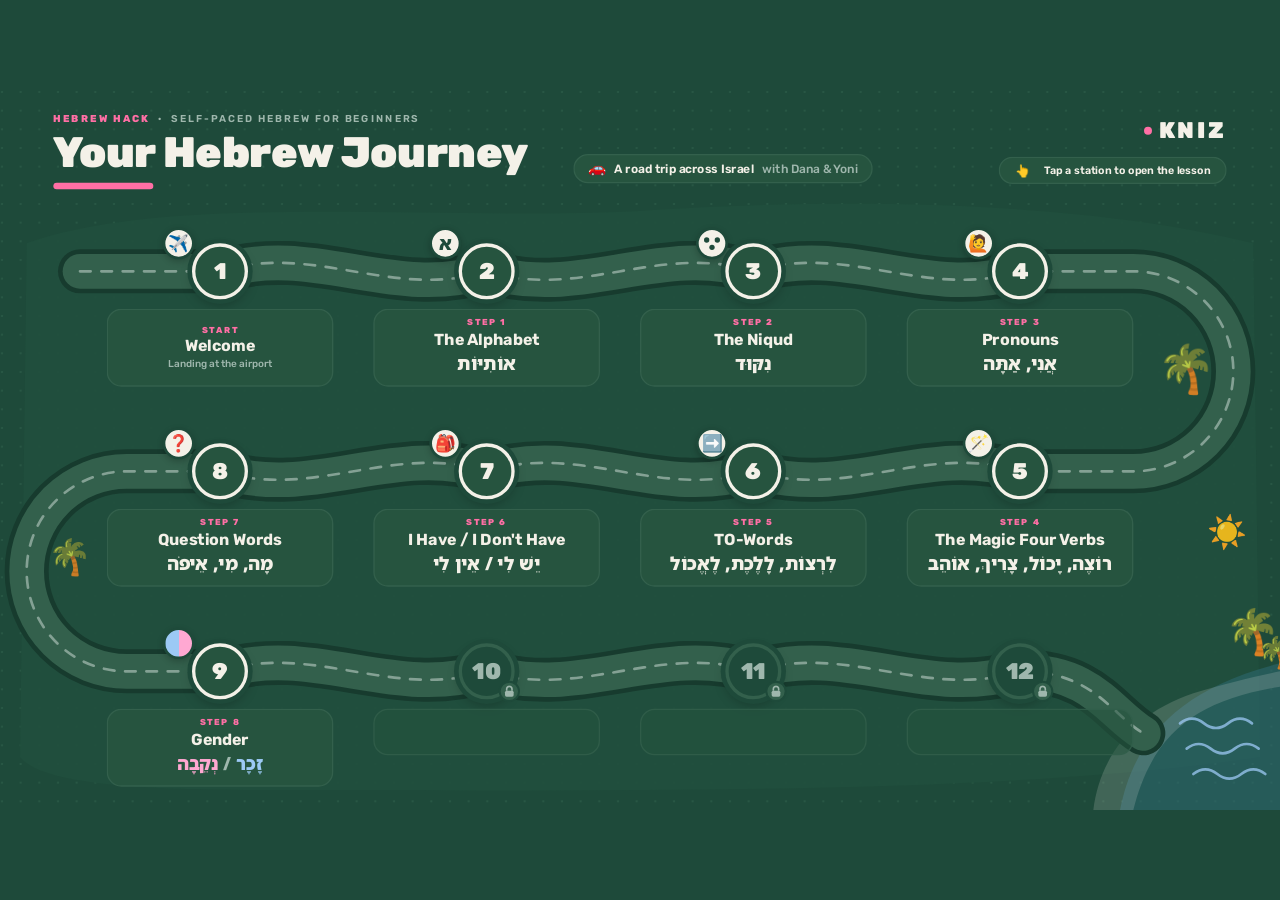
<file: index.html>
<!DOCTYPE html>
<html lang="en">
<head>
<meta charset="utf-8">
<title>KNIZ · HEBREW HACK · Your Hebrew Journey</title>
<style>
:root{
  --bg:#1E4A3A; --panel:#26543F; --divider:#33604C; --cream:#F4F1E8; --coral:#FF6FA5;
  --muted:#9FB7AD; --blue:#9CC9F5; --pink:#FFA8D2;
}
*{box-sizing:border-box;margin:0;padding:0}
html,body{width:100%;height:100%;margin:0;overflow:hidden;background:var(--bg)}
#fit{position:fixed;inset:0;overflow:hidden}
#fit>#stage{position:absolute;left:0;top:0;transform-origin:0 0}
body{background:var(--bg);font-family:"Rubik",sans-serif;color:var(--cream)}
body.pinonly{background:transparent}
#stage{position:relative;width:1920px;height:1080px;overflow:hidden;background:var(--bg)}
body.pinonly #stage{display:none}
.he{font-family:"Noto Sans Hebrew",sans-serif;font-weight:900;direction:rtl;unicode-bidi:isolate;display:block}
.emoji{font-family:"Noto Color Emoji",sans-serif;line-height:1}
svg.layer{position:absolute;left:0;top:0}

/* header */
.header{position:absolute;left:80px;top:34px}
.kicker{font-size:15px;font-weight:600;letter-spacing:3px;color:var(--muted);text-transform:uppercase}
.kicker b{color:var(--coral);font-weight:800}
.title{font-size:64px;font-weight:900;line-height:1.05;margin-top:8px;letter-spacing:-0.5px}
.pill-underline{width:150px;height:10px;border-radius:10px;background:var(--coral);margin-top:12px}
.wordmark{position:absolute;right:80px;top:40px;display:flex;align-items:center;gap:10px}
.wordmark .wm{font-size:34px;font-weight:900;letter-spacing:4px;color:var(--cream)}
.wordmark .dot{width:12px;height:12px;border-radius:50%;background:var(--coral)}
.chip{position:absolute;display:flex;align-items:center;gap:12px;background:var(--panel);border:2px solid var(--divider);
  border-radius:999px;padding:9px 20px;font-size:18px;font-weight:600;color:var(--cream);white-space:nowrap}
.chip .muted{color:var(--muted);font-weight:500}
.legend{position:absolute;right:80px;top:100px;display:flex;gap:22px;align-items:center;background:var(--panel);
  border:2px solid var(--divider);border-radius:999px;padding:9px 22px;font-size:16px;font-weight:600;color:var(--cream)}
.legend .li{display:flex;align-items:center;gap:8px}
.lg-dot{width:20px;height:20px;border-radius:50%}

/* stations */
.station{position:absolute;width:0;height:0}
.ring{position:absolute;border-radius:50%;left:0;top:0;transform:translate(-50%,-50%)}
.circle{position:absolute;width:84px;height:84px;border-radius:50%;left:-42px;top:-42px;display:flex;align-items:center;justify-content:center;
  background:var(--panel);border:5px solid var(--cream);font-size:34px;font-weight:900;color:var(--cream);
  box-shadow:0 0 0 7px var(--bg), 0 8px 18px rgba(0,0,0,.25)}
.badge{position:absolute;width:48px;height:48px;border-radius:50%;left:-86px;top:-66px;display:flex;align-items:center;justify-content:center;
  background:var(--cream);border:4px solid var(--bg);font-size:25px;box-shadow:0 4px 10px rgba(0,0,0,.2)}
.badge .alef{font-family:"Noto Sans Hebrew";font-weight:900;font-size:27px;color:var(--bg);line-height:1;margin-top:-2px}
.badge.gender{background:linear-gradient(90deg,var(--blue) 0 50%,var(--pink) 50% 100%)}
.segol{position:relative;width:24px;height:22px}
.segol i{position:absolute;width:8px;height:8px;border-radius:50%;background:var(--bg)}
.card{position:absolute;left:-170px;top:56px;width:340px;background:var(--panel);border:2px solid var(--divider);border-radius:22px;
  padding:11px 14px 12px;text-align:center;min-height:117px;display:flex;flex-direction:column;justify-content:center}
.card .tag{font-size:13px;font-weight:800;letter-spacing:2.5px;color:var(--coral);text-transform:uppercase;line-height:1.2}
.card .en{font-size:24px;font-weight:700;line-height:1.2;color:var(--cream);margin-top:3px;white-space:nowrap}
.card .he{font-size:27px;line-height:1.55;color:var(--cream);margin-top:1px;white-space:nowrap}
.card .sub{font-size:15px;font-weight:500;color:var(--muted);line-height:1.3;margin-top:2px;white-space:nowrap}
.blue{color:var(--blue)} .pink{color:var(--pink)} .sep{color:var(--muted)}

/* states */
.done .circle{background:var(--coral);border-color:var(--coral);color:var(--bg)}
.done .card{border-color:rgba(255,111,165,.55)}
.locked .circle{background:var(--bg);border-color:var(--divider);color:var(--muted)}
.locked .card{background:rgba(38,84,63,.55);border-color:rgba(51,96,76,.8)}
.locked .card .en,.locked .card .he{color:var(--muted)}
.locked .card .tag{color:rgba(159,183,173,.8)}
.locked .card .he .blue,.locked .card .he .pink{opacity:.75}
.locked .badge{background:#C9D3CB;opacity:.7;filter:grayscale(.6)}
.blankcard{min-height:70px}
.lock{position:absolute;left:18px;top:14px;width:32px;height:32px;border-radius:50%;background:var(--divider);border:3px solid var(--bg);
  display:flex;align-items:center;justify-content:center}
.current .circle{border-color:var(--coral);background:var(--panel);color:var(--cream)}
.current .card{border-color:var(--coral)}

/* pin */
.pin{position:absolute;width:300px;height:124px}
.pin svg{position:absolute;left:12px;top:10px;overflow:visible;filter:drop-shadow(0 6px 8px rgba(0,0,0,.35))}
.pin .yah{position:absolute;left:86px;top:18px;background:var(--coral);color:var(--bg);font-weight:900;font-size:17px;letter-spacing:2px;
  padding:8px 16px 8px;border-radius:999px;white-space:nowrap;border:3px solid var(--cream);box-shadow:0 6px 12px rgba(0,0,0,.3)}
body.pinonly .pin{left:0;top:0}
.deco{position:absolute;line-height:1}
</style>
<link rel="preconnect" href="https://fonts.googleapis.com">
<link rel="preconnect" href="https://fonts.gstatic.com" crossorigin>
<link href="https://fonts.googleapis.com/css2?family=Noto+Sans+Hebrew:wght@700;900&family=Rubik:wght@500;600;700;800;900&display=swap" rel="stylesheet">
</head>
<body>
<div id="fit"><div id="stage"></div></div>
<script>
const MODE = new URLSearchParams(location.search).get('mode') || (new URLSearchParams(location.search).get('station') ? 'progress' : 'base');   // base | progress | pin
const _qs = new URLSearchParams(location.search);
const CURRENT = parseInt(_qs.get('station'))||6;     // used in progress mode (?station=N)

// Hebrew strings (exact niqud, no '?' inside Hebrew)
const HE = {
  otiyot: 'אוֹתִיּוֹת',
  niqud: 'נִקּוּד',
  pron:  'אֲנִי, אַתָּה',
  magic: 'רוֹצֶה, יָכוֹל, צָרִיךְ, אוֹהֵב',
  have:  'יֵשׁ לִי / אֵין לִי',
  inf:   'לִרְצוֹת, לָלֶכֶת, לֶאֱכוֹל',
  q:     'מָה, מִי, אֵיפֹה',
  zachar:'זָכָר', nekeva:'נְקֵבָה'
};
// Station grid: 3 rows, serpentine
const RX = [330, 730, 1130, 1530], RY = [272, 572, 872];
const STATIONS = [
  {tag:'Start',  en:'Welcome',            sub:'Landing at the airport', icon:'✈️'},
  {tag:'Step 1', en:'The Alphabet',       he:HE.otiyot, icon:'ALEF'},
  {tag:'Step 2', en:'The Niqud',          he:HE.niqud,  icon:'SEGOL'},
  {tag:'Step 3', en:'Pronouns',           he:HE.pron,   icon:'🙋'},
  {tag:'Step 4', en:'The Magic Four Verbs', he:HE.magic, icon:'🪄'},
  {tag:'Step 5', en:'TO-Words',           he:HE.inf,    icon:'➡️'},
  {tag:'Step 6', en:"I Have / I Don't Have", he:HE.have, icon:'🎒'},
  {tag:'Step 7', en:'Question Words',     he:HE.q,      icon:'❓'},
  {tag:'Step 8', en:'Gender',             heHTML:`<span class="blue">${HE.zachar}</span> <span class="sep">/</span> <span class="pink">${HE.nekeva}</span>`, icon:'GENDER'},
  {blank:true}, {blank:true}, {blank:true},
];
STATIONS.forEach((s,i)=>{
  const row = Math.floor(i/4), col = i%4;
  s.n = i+1; s.x = row===1 ? RX[3-col] : RX[col]; s.y = RY[row];
});

const stage = document.getElementById('stage');
const NS='http://www.w3.org/2000/svg';
function el(tag, attrs={}, parent){ const e=document.createElementNS(NS,tag); for(const k in attrs) e.setAttribute(k,attrs[k]); if(parent) parent.appendChild(e); return e; }
function h(html){ const d=document.createElement('div'); d.innerHTML=html.trim(); return d.firstChild; }

// segment path from station i to i+1
function segPath(i){
  const a=STATIONS[i], b=STATIONS[i+1];
  if (a.y===b.y){
    const dx=b.x-a.x, w = (i%2? 44:-44);
    return `M ${a.x} ${a.y} C ${a.x+dx*0.35} ${a.y+w}, ${b.x-dx*0.35} ${b.y-w}, ${b.x} ${b.y}`;
  }
  const r=(b.y-a.y)/2;
  if (a.x>960){ const tx=1700; return `M ${a.x} ${a.y} L ${tx} ${a.y} A ${r} ${r} 0 0 1 ${tx} ${b.y} L ${b.x} ${b.y}`; }
  const tx=190; return `M ${a.x} ${a.y} L ${tx} ${a.y} A ${r} ${r} 0 0 0 ${tx} ${b.y} L ${b.x} ${b.y}`;
}

function buildMap(){
  const svg = el('svg',{class:'layer',width:1920,height:1080,viewBox:'0 0 1920 1080'}); stage.appendChild(svg);
  // soft "land" blobs + dotted texture
  const defs=el('defs',{},svg);
  const pat=el('pattern',{id:'dots',width:28,height:28,patternUnits:'userSpaceOnUse'},defs);
  el('circle',{cx:3,cy:3,r:1.6,fill:'#2A5A46'},pat);
  el('rect',{x:0,y:0,width:1920,height:1080,fill:'url(#dots)'},svg);
  el('path',{d:'M 40 230 C 260 150 700 200 980 180 C 1300 160 1640 170 1880 230 L 1890 1000 C 1500 1060 900 1050 400 1050 C 200 1050 60 1040 30 1000 Z',fill:'#214F3D',opacity:.9},svg);
  // Mediterranean-style waves at the beach (bottom right)
  const sea=el('g',{},svg);
  el('path',{d:'M 1680 1080 C 1700 980 1760 900 1920 860 L 1920 1080 Z',fill:'#2E6A73',opacity:.55},sea);
  el('path',{d:'M 1640 1080 C 1650 1000 1700 935 1790 905 C 1840 890 1880 880 1920 872 L 1920 895 C 1800 915 1730 960 1700 1080 Z',fill:'#F4F1E8',opacity:.16},sea);
  for(let k=0;k<3;k++){
    const y=950+k*38, x0=1770+k*10;
    el('path',{d:`M ${x0} ${y} q 18 -14 36 0 t 36 0 t 36 0`,fill:'none',stroke:'#9CC9F5','stroke-width':4,'stroke-linecap':'round',opacity:.75},sea);
  }
  // road
  const roadG=el('g',{},svg);
  const full = [];
  full.push(`M 120 ${RY[0]} L ${STATIONS[0].x} ${RY[0]}`);
  for(let i=0;i<STATIONS.length-1;i++) full.push(segPath(i));
  full.push(`M ${STATIONS[11].x} ${RY[2]} C 1640 ${RY[2]} 1665 935 1715 965`);
  full.forEach(d=>el('path',{d,fill:'none',stroke:'#173B2E','stroke-width':66,'stroke-linecap':'round','stroke-linejoin':'round'},roadG));
  full.forEach(d=>el('path',{d,fill:'none',stroke:'#33604C','stroke-width':52,'stroke-linecap':'round','stroke-linejoin':'round'},roadG));
  full.forEach((d,idx)=>{
    // idx 0 = lead-in, idx 1..11 = segment (idx-1)->(idx), idx 12 = lead-out
    const segDone = MODE==='progress' && idx>=1 && idx<=11 && idx < CURRENT && !STATIONS[idx].blank;
    const leadDone = MODE==='progress' && idx===0;
    if (segDone || leadDone) el('path',{d,fill:'none',stroke:'#FF6FA5','stroke-width':8,'stroke-linecap':'round'},roadG);
    else el('path',{d,fill:'none',stroke:'#9FB7AD','stroke-width':4,'stroke-dasharray':'16 16','stroke-linecap':'round',opacity:(MODE==='progress'?.45:.75)},roadG);
  });

  // decorations
  const deco=(html,x,y,size,op=1)=>{ const d=h(`<div class="deco emoji" style="left:${x}px;top:${y}px;font-size:${size}px;opacity:${op}">${html}</div>`); stage.appendChild(d); return d; };
  deco('🌴',1736,384,70,.95);
  deco('🌴',1838,780,66);
  deco('🌴',1885,820,46,.9);
  deco('☀️',1810,640,48,.9);
  deco('🌴',72,676,52,.9);


  // header
  stage.appendChild(h(`<div class="header">
      <div class="kicker"><b>HEBREW HACK</b> &nbsp;·&nbsp; Self-paced Hebrew for beginners</div>
      <div class="title">Your Hebrew Journey</div>
      <div class="pill-underline"></div>
    </div>`));
  stage.appendChild(h(`<div class="wordmark"><div class="dot"></div><div class="wm">KNIZ</div></div>`));
  stage.appendChild(h(`<div class="chip" style="left:860px;top:96px"><span class="emoji" style="font-size:22px">🚗</span> A road trip across Israel <span class="muted">with Dana &amp; Yoni</span></div>`));
  if (MODE==='progress'){
    stage.appendChild(h(`<div class="legend">
      <div class="li"><div class="lg-dot" style="background:#FF6FA5"></div>Completed</div>
      <div class="li"><div class="lg-dot" style="background:#26543F;border:3px solid #FF6FA5;box-shadow:0 0 0 4px rgba(255,111,165,.3)"></div>You are here</div>
      <div class="li"><div class="lg-dot" style="background:#1E4A3A;border:3px solid #33604C"></div>Locked</div></div>`));
  } else {
    stage.appendChild(h(`<div class="legend"><span class="emoji" style="font-size:18px">👆</span> Tap a station to open the lesson</div>`));
  }

  // stations
  STATIONS.forEach(s=>{
    let state='neutral';
    if (s.blank) state='locked';
    else if (MODE==='progress') state = s.n<CURRENT ? 'done' : (s.n===CURRENT ? 'current' : 'locked');
    const st=h(`<div class="station ${state}" id="st${s.n}" style="left:${s.x}px;top:${s.y}px"></div>`);
    if (state==='current'){
      [[150,.10],[124,.18],[102,.32]].forEach(([d,o])=>st.appendChild(h(`<div class="ring" style="width:${d}px;height:${d}px;background:rgba(255,111,165,${o})"></div>`)));
      st.appendChild(h(`<div class="ring" style="width:124px;height:124px;border:3px solid rgba(255,111,165,.55)"></div>`));
    }
    const check = `<svg width="40" height="40" viewBox="0 0 40 40"><path d="M9 21 L17 29 L32 12" fill="none" stroke="#1E4A3A" stroke-width="6" stroke-linecap="round" stroke-linejoin="round"/></svg>`;
    st.appendChild(h(`<div class="circle">${state==='done'?check:s.n}</div>`));
    let icon;
    if (s.icon==='ALEF') icon=`<span class="alef">א</span>`;
    else if (s.icon==='SEGOL') icon=`<div class="segol"><i style="left:0;top:2px"></i><i style="left:16px;top:2px"></i><i style="left:8px;top:13px"></i></div>`;
    else if (s.icon==='GENDER') icon=``;
    else icon=`<span class="emoji">${s.icon}</span>`;
    if (!s.blank) st.appendChild(h(`<div class="badge ${s.icon==='GENDER'?'gender':''}">${icon}</div>`));
    if (state==='locked') st.appendChild(h(`<div class="lock"><svg width="16" height="18" viewBox="0 0 16 18"><path d="M4 8 V5.5 a4 4 0 0 1 8 0 V8" fill="none" stroke="#9FB7AD" stroke-width="2.4"/><rect x="1.5" y="8" width="13" height="9" rx="2.5" fill="#9FB7AD"/></svg></div>`));
    const heLine = s.heHTML ? `<span class="he">${s.heHTML}</span>` : (s.he ? `<span class="he">${s.he}</span>` : '');
    const subLine = s.sub ? `<div class="sub">${s.sub}</div>` : '';
    if (s.blank) { st.appendChild(h(`<div class="card blankcard"></div>`)); stage.appendChild(st); return; }
    st.appendChild(h(`<div class="card"><div class="tag">${s.tag}</div><div class="en">${s.en}</div>${heLine}${subLine}</div>`));
    stage.appendChild(st);
  });
  if (MODE==='progress'){ const s=STATIONS[CURRENT-1]; stage.appendChild(makePin(s.x, s.y)); }
}

// Pin: tip is at (44, 108) inside its 300x110 box  -> placed so tip sits at (cx, cy-22)
const PIN_TIP = {x:44, y:108};
function makePin(cx, cy){
  const p=h(`<div class="pin" id="pin">
    <svg width="64" height="100" viewBox="0 0 64 100">
      <path d="M32 98 C 32 98 0 58 0 32 A 32 32 0 1 1 64 32 C 64 58 32 98 32 98 Z" fill="#FF6FA5" stroke="#F4F1E8" stroke-width="4" stroke-linejoin="round"/>
      <circle cx="32" cy="32" r="14" fill="#F4F1E8"/><circle cx="32" cy="32" r="6.5" fill="#FF6FA5"/>
    </svg>
    <div class="yah">YOU ARE HERE</div></div>`);
  if (cx!==undefined){ p.style.left=(cx-PIN_TIP.x)+'px'; p.style.top=(cy-22-PIN_TIP.y)+'px'; }
  return p;
}

if (MODE==='pin'){ document.body.classList.add('pinonly'); document.body.appendChild(makePin()); }
else buildMap();
window.STATIONS=STATIONS;
</script>
<script>
(function(){function fit(){var w=window.innerWidth,h=window.innerHeight,s=Math.min(w/1920,h/1080),st=document.getElementById('stage');
st.style.transform='translate('+((w-1920*s)/2)+'px,'+((h-1080*s)/2)+'px) scale('+s+')';}
window.addEventListener('resize',fit);window.addEventListener('load',fit);fit();})();
</script>
</body>
</html>
</file>
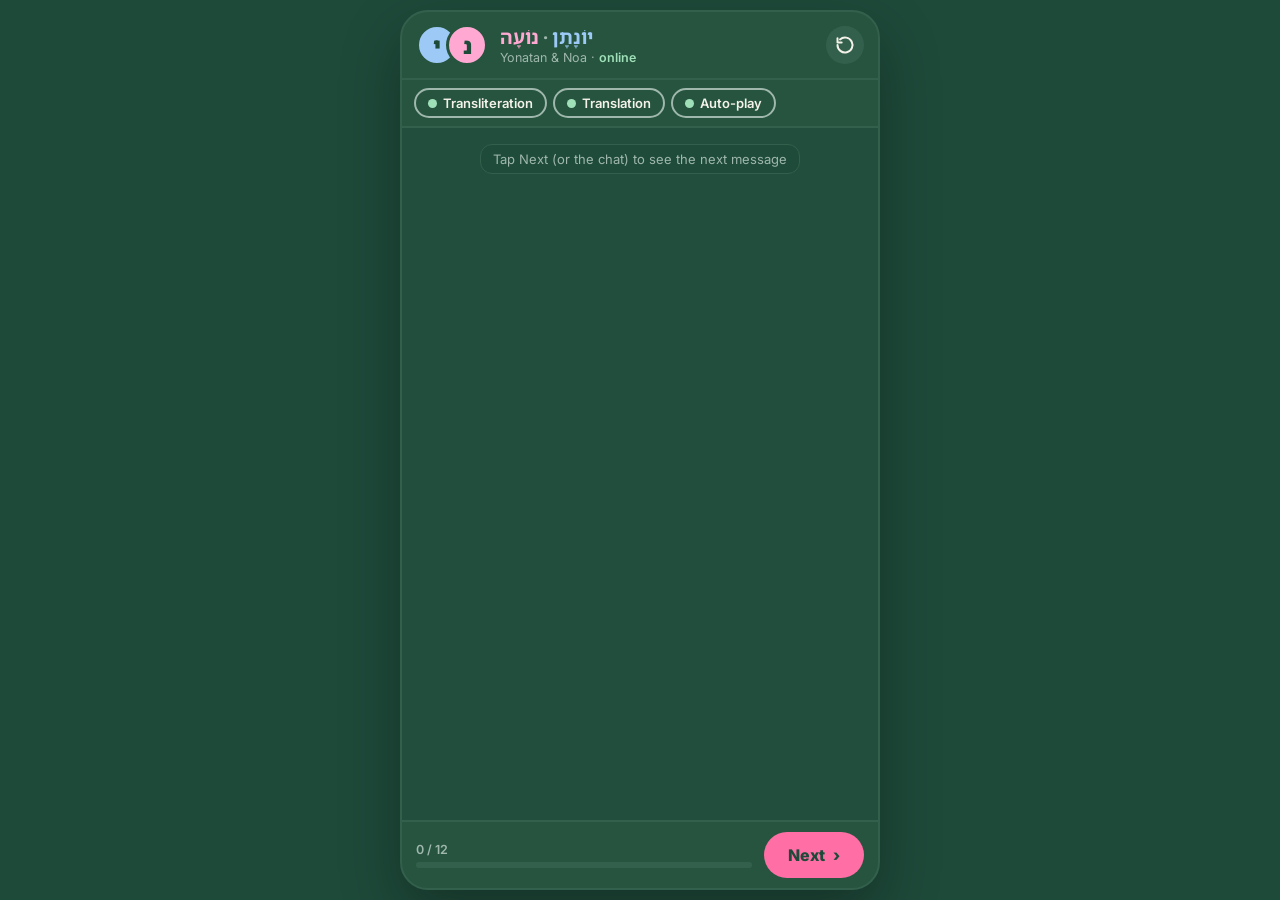
<file: dialogue/index.html>
<!DOCTYPE html>
<html lang="en">
<head>
<meta charset="utf-8">
<meta name="viewport" content="width=device-width, initial-scale=1, viewport-fit=cover">
<title>KNIZ · Noa &amp; Yonatan</title>
<link rel="preconnect" href="https://fonts.googleapis.com">
<link rel="preconnect" href="https://fonts.gstatic.com" crossorigin>
<link rel="stylesheet" href="https://fonts.googleapis.com/css2?family=Inter:wght@400;500;600;700;800&family=Noto+Sans+Hebrew:wght@700;900&display=swap">
<script id="kniz-data">window.KNIZ_AUDIO = {}; window.KNIZ_EXPORTED = false;</script>
<style>
  :root { --bg:#1E4A3A; --panel:#26543F; --divider:#33604C; --cream:#F4F1E8; --coral:#FF6FA5; --muted:#9FB7AD;
          --yon:#9CC9F5; --noa:#FFA8D2; --A:#FF6FA5; --E:#F5C86B; --I:#9FE0B8; --O:#9CC9F5; --U:#C9A7F5; }
  * { box-sizing: border-box; margin: 0; padding: 0; }
  html, body { height: 100%; }
  body { background: var(--bg); color: var(--cream); font-family: "Inter", system-ui, -apple-system, "Segoe UI", Roboto, Arial, sans-serif;
         display: flex; align-items: center; justify-content: center; overflow: hidden; -webkit-tap-highlight-color: transparent; }
  .he { font-family: "Noto Sans Hebrew", "Arial Hebrew", "David", "Segoe UI", sans-serif; }
  button { font: inherit; color: inherit; cursor: pointer; border: 0; background: none; }
  button:focus-visible, label:focus-within { outline: 3px solid var(--coral); outline-offset: 2px; }

  /* ---------- phone frame ---------- */
  .phone { width: min(480px, calc(100vw - 16px)); height: min(880px, calc(100dvh - 16px)); background: var(--panel);
           border: 2px solid var(--divider); border-radius: 28px; display: flex; flex-direction: column; overflow: hidden;
           box-shadow: 0 24px 60px rgba(0,0,0,.30); }
  @media (max-width: 520px), (max-height: 520px) { .phone { width: 100vw; height: 100dvh; border-radius: 0; border: 0; } }

  .head { display: flex; align-items: center; gap: 12px; padding: 12px 14px; border-bottom: 2px solid var(--divider); }
  .avs { display: flex; flex: none; }
  .av { width: 42px; height: 42px; border-radius: 50%; display: flex; align-items: center; justify-content: center;
        font-family: "Noto Sans Hebrew", sans-serif; font-weight: 900; font-size: 22px; color: var(--bg); border: 3px solid var(--panel); }
  .av.y { background: var(--yon); } .av.n { background: var(--noa); margin-left: -12px; }
  .ttl { flex: 1; min-width: 0; }
  .ttl .names { font-family: "Noto Sans Hebrew", sans-serif; font-weight: 700; font-size: 19px; line-height: 1.35; direction: rtl; text-align: left; unicode-bidi: plaintext; }
  .ttl .names .y { color: var(--yon); } .ttl .names .n { color: var(--noa); } .ttl .names .sep { color: var(--muted); padding: 0 4px; }
  .ttl .sub { font-size: 12.5px; color: var(--muted); }
  .ttl .sub b { color: var(--I); font-weight: 600; }
  .iconbtn { width: 38px; height: 38px; border-radius: 50%; display: flex; align-items: center; justify-content: center; background: var(--divider); flex: none; }
  .iconbtn svg { width: 20px; height: 20px; }

  .bar { display: flex; flex-wrap: wrap; gap: 6px; padding: 8px 12px; border-bottom: 2px solid var(--divider); align-items: center; }
  .chip { display: inline-flex; align-items: center; gap: 6px; height: 30px; padding: 0 12px; border-radius: 15px; font-size: 13px; font-weight: 600;
          background: transparent; border: 2px solid var(--divider); color: var(--muted); }
  .chip .dot { width: 9px; height: 9px; border-radius: 50%; background: var(--divider); }
  .chip[aria-pressed="true"] { color: var(--cream); border-color: var(--muted); }
  .chip[aria-pressed="true"] .dot { background: var(--I); }
  .chip.export { background: var(--coral); color: var(--bg); border-color: var(--coral); }
  .badge-edit { font-size: 12px; font-weight: 800; letter-spacing: 1px; color: var(--E); margin-left: auto; }

  /* ---------- chat ---------- */
  .chat { flex: 1; overflow-y: auto; padding: 16px 12px 20px; display: flex; flex-direction: column; gap: 10px; background: #214E3D; scroll-behavior: smooth; }
  .hint { align-self: center; font-size: 13px; color: var(--muted); background: rgba(30,74,58,.7); border: 1px solid var(--divider); padding: 6px 12px; border-radius: 12px; text-align: center; }
  .msg { display: flex; flex-direction: column; max-width: 84%; animation: pop .22s ease-out; }
  .msg.y { align-self: flex-start; } .msg.n { align-self: flex-end; }
  @keyframes pop { from { opacity: 0; transform: translateY(6px) scale(.98); } to { opacity: 1; transform: none; } }
  .who { font-size: 12px; font-weight: 700; margin: 0 10px 3px; letter-spacing: .3px; }
  .msg.y .who { color: var(--yon); } .msg.n .who { color: var(--noa); text-align: right; }
  .bub { position: relative; display: flex; gap: 10px; align-items: flex-start; padding: 10px 12px 10px 10px; border-radius: 18px; }
  .msg.y .bub { background: #2C5A48; border: 2px solid rgba(156,201,245,.8); border-top-left-radius: 6px; }
  .msg.n .bub { background: #34604D; border: 2px solid rgba(255,168,210,.8); border-top-right-radius: 6px; }
  .play { flex: none; width: 36px; height: 36px; border-radius: 50%; display: flex; align-items: center; justify-content: center; margin-top: 2px; }
  .msg.y .play { background: var(--yon); } .msg.n .play { background: var(--noa); }
  .play svg { width: 18px; height: 18px; color: var(--bg); }
  .play .i-pause { display: none; }
  .play.playing .i-play { display: none; } .play.playing .i-pause { display: block; }
  .play[disabled] { opacity: .28; cursor: default; }
  .txt { min-width: 0; flex: 1; }
  .heline { direction: rtl; text-align: right; font-size: 25px; line-height: 1.55; font-weight: 700; unicode-bidi: isolate; }
  .heline .en-in { font-family: "Inter", system-ui, sans-serif; font-weight: 600; font-size: 19px; }
  .tr, .en { font-size: 14.5px; line-height: 1.35; margin-top: 3px; text-align: left; }
  .tr { color: var(--muted); font-style: italic; font-weight: 500; }
  .en { color: var(--cream); opacity: .88; }
  body.no-tr .tr, body.no-en .en { display: none; }
  .wcard { margin-top: 8px; border-radius: 16px; background: var(--bg); border: 2px solid rgba(244,241,232,.55); padding: 10px 16px 6px;
           display: flex; flex-direction: column; align-items: center; }
  .wcard .emo { font-size: 46px; line-height: 1.1; }
  .wcard .word { font-size: 64px; line-height: 1.45; font-weight: 900; color: var(--cream); }
  /* vowel colouring (KNIZ layer technique): bottom = full word in vowel colour, top = word without the vowel mark */
  .dg { position: relative; display: inline-block; white-space: nowrap; direction: rtl; }
  .dg .bot { position: absolute; top: 0; right: 0; color: var(--dc); }
  .dg .top { position: relative; -webkit-text-stroke: 1.5px currentColor; paint-order: stroke fill; }
  .dg .top span { -webkit-text-stroke-color: currentColor; }
  .typing { align-self: flex-start; display: flex; gap: 5px; padding: 14px 16px; border-radius: 18px; background: #2C5A48; border: 2px solid rgba(156,201,245,.8); }
  .typing.n { align-self: flex-end; background: #34604D; border-color: rgba(255,168,210,.8); }
  .typing i { width: 8px; height: 8px; border-radius: 50%; background: var(--muted); animation: blink 1s infinite; }
  .typing i:nth-child(2) { animation-delay: .15s; } .typing i:nth-child(3) { animation-delay: .3s; }
  @keyframes blink { 0%, 80%, 100% { opacity: .25; transform: translateY(0); } 40% { opacity: 1; transform: translateY(-3px); } }
  @media (prefers-reduced-motion: reduce) { .msg, .typing i { animation: none; } .chat { scroll-behavior: auto; } }

  /* editor */
  .ed { display: none; margin-top: 8px; gap: 6px; align-items: center; flex-wrap: wrap; font-size: 12.5px; }
  body.edit .ed { display: flex; }
  .ed label, .ed button { display: inline-flex; align-items: center; height: 28px; padding: 0 10px; border-radius: 14px; font-weight: 700; font-size: 12.5px; cursor: pointer; }
  .ed label { background: var(--E); color: var(--bg); }
  .ed input { position: absolute; width: 1px; height: 1px; opacity: 0; }
  .ed .rm { background: transparent; border: 2px solid var(--muted); color: var(--muted); }
  .ed .fn { color: var(--muted); max-width: 170px; overflow: hidden; text-overflow: ellipsis; white-space: nowrap; }

  /* ---------- footer ---------- */
  .foot { display: flex; align-items: center; gap: 12px; padding: 10px 14px calc(10px + env(safe-area-inset-bottom)); border-top: 2px solid var(--divider); }
  .prog { flex: 1; display: flex; flex-direction: column; gap: 5px; }
  .prog .lbl { font-size: 12.5px; color: var(--muted); font-weight: 600; }
  .prog .track { height: 6px; border-radius: 3px; background: var(--divider); overflow: hidden; }
  .prog .fill { height: 100%; width: 0; background: var(--coral); transition: width .25s; }
  .next { height: 46px; padding: 0 24px; border-radius: 23px; background: var(--coral); color: var(--bg); font-weight: 800; font-size: 16px; display: inline-flex; align-items: center; gap: 8px; }
  .next[disabled] { opacity: .5; cursor: default; }
  body.edit .foot .next { display: none; }
  @media (max-height: 640px) { .head { padding: 8px 12px; } .av { width: 36px; height: 36px; font-size: 19px; } .heline { font-size: 23px; }
    .wcard .word { font-size: 52px; } .wcard .emo { font-size: 38px; } .next { height: 40px; } }
</style>
</head>
<body>
<main class="phone" aria-label="Chat between Noa and Yonatan">
  <div class="head">
    <div class="avs" aria-hidden="true"><div class="av y">י</div><div class="av n">נ</div></div>
    <div class="ttl">
      <div class="names"><span class="y" lang="he">יוֹנָתָן</span><span class="sep">·</span><span class="n" lang="he">נוֹעָה</span></div>
      <div class="sub">Yonatan &amp; Noa · <b>online</b></div>
    </div>
    <button class="iconbtn" id="restart" title="Restart" aria-label="Restart"><svg viewBox="0 0 24 24" fill="none" stroke="currentColor" stroke-width="2.4" stroke-linecap="round" stroke-linejoin="round"><path d="M3 12a9 9 0 1 0 3-6.7"/><path d="M3 4v5h5"/></svg></button>
  </div>
  <div class="bar" id="bar">
    <button class="chip" id="t-tr" aria-pressed="true"><span class="dot"></span>Transliteration</button>
    <button class="chip" id="t-en" aria-pressed="true"><span class="dot"></span>Translation</button>
    <button class="chip" id="t-auto" aria-pressed="true"><span class="dot"></span>Auto-play</button>
  </div>
  <div class="chat" id="chat" aria-live="polite"></div>
  <div class="foot">
    <div class="prog"><div class="lbl" id="plbl">0 / 12</div><div class="track"><div class="fill" id="pfill"></div></div></div>
    <button class="next" id="next">Next <span aria-hidden="true">›</span></button>
  </div>
</main>
<script>
const PRISTINE = '<!DOCTYPE html>\n' + document.documentElement.outerHTML;   // captured before anything changes (used by Export)
(function () {
'use strict';
const DG = '\u05BC';
// ---------- dialogue (Hebrew with full niqud; ['en', ...] segments are shown as-is, LTR-isolated) ----------
const LINES = [
  { who: 'y', t: [['he', 'שָׁלוֹם נוֹעָה!']],                         tr: 'sha-lom no-a!',               en: 'Hi Noa!' },
  { who: 'n', t: [['he', 'שָׁלוֹם יוֹנָתָן! מָה קוֹרֶה?']],               tr: 'sha-lom yo-na-tan! ma ko-re?', en: "Hi Yonatan! What's up?" },
  { who: 'y', t: [['he', 'אֲנִי'], ['en', 'learning Hebrew. Can you help me read?']], tr: 'a-ni learning Hebrew. Can you help me read?', en: "I'm learning Hebrew. Can you help me read?" },
  { who: 'n', t: [['he', 'כֵּן! מָה זֶה?']], card: { emo: '🐟', word: 'דָּג', mark: '\u05B8', c: 'A' }, tr: 'ken! ma ze?', en: "Yes! What's this?" },
  { who: 'y', t: [['he', 'זֶה... דָּג!']],                             tr: 'ze... dag!',                   en: "It's... a fish!" },
  { who: 'n', t: [['he', 'כֵּן! 👏 וּמָה זֶה?']], card: { emo: '🐴', word: 'סוּס', vav: 'U' }, tr: 'ken! u-ma ze?', en: "Yes! And what's this?" },
  { who: 'y', t: [['he', 'זֶה... דָּג?']],                             tr: 'ze... dag?',                   en: "It's... a fish?" },
  { who: 'n', t: [['he', 'לֹא, לֹא... 😄'], ['en', 'Look again.']],     tr: 'lo, lo... look again.',        en: 'No, no... look again.' },
  { who: 'y', t: [['en', 'Oops!'], ['he', 'זֶה סוּס!']],                tr: 'oops! ze sus!',                en: "Oops! It's a horse!" },
  { who: 'n', t: [['he', 'כֵּן! 👏👏']],                                tr: 'ken!',                         en: 'Yes!' },
  { who: 'y', t: [['he', 'תּוֹדָה נוֹעָה!']],                           tr: 'to-da no-a!',                  en: 'Thanks Noa!' },
  { who: 'n', t: [['he', 'בְּכֵיף!']],                                  tr: 'be-kef!',                      en: 'My pleasure!' },
];
const NAMES = { y: 'Yonatan', n: 'Noa' };
const N = LINES.length, pad = i => String(i + 1).padStart(2, '0');
const Q = new URLSearchParams(location.search);
const EXPORTED = !!window.KNIZ_EXPORTED, EDIT = !EXPORTED && Q.get('edit') === '1';
const EMB = window.KNIZ_AUDIO || {};
const $ = id => document.getElementById(id), chat = $('chat');
const esc = s => s.replace(/[&<>"]/g, c => ({ '&': '&amp;', '<': '&lt;', '>': '&gt;', '"': '&quot;' }[c]));

// ---------- prefs (localStorage; ignored if blocked, e.g. sandboxed iframe) ----------
const PK = 'kniz-dialogue-prefs-v1';
let prefs = { tr: true, en: true, auto: true };
try { Object.assign(prefs, JSON.parse(localStorage.getItem(PK) || '{}')); } catch (e) {}
function savePrefs() { try { localStorage.setItem(PK, JSON.stringify(prefs)); } catch (e) {} }
function applyPrefs() {
  document.body.classList.toggle('no-tr', !prefs.tr); document.body.classList.toggle('no-en', !prefs.en);
  $('t-tr').setAttribute('aria-pressed', prefs.tr); $('t-en').setAttribute('aria-pressed', prefs.en); $('t-auto').setAttribute('aria-pressed', prefs.auto);
}
[['t-tr', 'tr'], ['t-en', 'en'], ['t-auto', 'auto']].forEach(([id, k]) => $(id).addEventListener('click', e => { e.stopPropagation(); prefs[k] = !prefs[k]; savePrefs(); applyPrefs(); }));

// ---------- rendering ----------
const IC_PLAY = '<svg class="i-play" viewBox="0 0 24 24"><path d="M3 9.2v5.6h4.2L12.5 19V5L7.2 9.2H3z" fill="currentColor"/><path d="M15.5 8.6a4.8 4.8 0 0 1 0 6.8M18.3 5.8a8.8 8.8 0 0 1 0 12.4" fill="none" stroke="currentColor" stroke-width="2.2" stroke-linecap="round"/></svg>';
const IC_PAUSE = '<svg class="i-pause" viewBox="0 0 24 24"><rect x="6" y="5" width="4" height="14" rx="1.2" fill="currentColor"/><rect x="14" y="5" width="4" height="14" rx="1.2" fill="currentColor"/></svg>';
function cardWord(c) {
  const col = `var(--${c.mark ? c.c : c.vav})`;
  if (c.vav) { // vav vowel (shuruk / holam male): colour the whole vav letter
    return `<span class="he word" lang="he">${c.word.replace(/\u05D5[\u05BC\u05B9]/, m => `<span style="color:${col}">${m}</span>`)}</span>`;
  }
  const top = c.word.split(c.mark).join('');
  return `<span class="he word dg" lang="he" style="--dc:${col}"><span class="bot" aria-hidden="true">${c.word}</span><span class="top">${top}</span></span>`;
}
function bubbleHTML(L, i) {
  const he = L.t.map(([k, s]) => k === 'he' ? `<span lang="he">${esc(s)}</span>` : `<bdi dir="ltr" class="en-in" lang="en">${esc(s)}</bdi>`).join(' ');
  const card = L.card ? `<div class="wcard"><div class="emo" aria-hidden="true">${L.card.emo}</div>${cardWord(L.card)}</div>` : '';
  const ed = `<div class="ed"><label>Upload audio<input type="file" accept="audio/*,.mp3,.m4a,.wav,.ogg" data-i="${i}"></label>` +
             `<button class="rm" data-i="${i}" hidden>Remove</button><span class="fn" data-fn="${i}">no audio</span></div>`;
  return `<div class="who">${NAMES[L.who]}</div><div class="bub">` +
    `<button class="play" data-i="${i}" aria-label="Play line ${i + 1}" title="Play">${IC_PLAY}${IC_PAUSE}</button>` +
    `<div class="txt"><div class="heline he" dir="rtl">${he}</div>${card}` +
    `<div class="tr" lang="en">${esc(L.tr)}</div><div class="en" lang="en">${esc(L.en)}</div>${ed}</div></div>`;
}
let shown = 0, busy = false, typingTimer = null;
function addMsg(i) {
  const el = document.createElement('div'); el.className = 'msg ' + LINES[i].who; el.dataset.i = i; el.innerHTML = bubbleHTML(LINES[i], i);
  chat.appendChild(el); refreshButtons(); return el;
}
function progress() {
  $('plbl').textContent = `${shown} / ${N}`; $('pfill').style.width = (100 * shown / N) + '%';
  $('next').innerHTML = shown >= N ? 'Restart <span aria-hidden="true">↺</span>' : 'Next <span aria-hidden="true">›</span>';
}
function scrollEnd() { chat.scrollTop = chat.scrollHeight; }
function next() {
  if (busy) return;
  if (shown >= N) return restart();
  const i = shown, who = LINES[i].who; busy = true; $('next').disabled = true;
  const t = document.createElement('div'); t.className = 'typing ' + who; t.innerHTML = '<i></i><i></i><i></i>'; t.setAttribute('aria-label', NAMES[who] + ' is typing');
  chat.appendChild(t); scrollEnd();
  const delay = Math.min(1300, 550 + 18 * LINES[i].tr.length);
  typingTimer = setTimeout(() => {
    t.remove(); addMsg(i); shown++; progress(); scrollEnd(); busy = false; $('next').disabled = false;
    if (prefs.auto) play(i, true);
  }, Q.get('fast') ? 30 : delay);
}
function showUpTo(n) { clearTimeout(typingTimer); busy = false; chat.querySelectorAll('.msg,.typing').forEach(e => e.remove()); shown = 0;
  for (let i = 0; i < n; i++) { addMsg(i); shown++; } progress(); scrollEnd(); $('next').disabled = false; }
function restart() { stop(); showUpTo(0); hint(); }
function hint() { if (!EDIT && !chat.querySelector('.hint')) { const h = document.createElement('div'); h.className = 'hint'; h.textContent = 'Tap Next (or the chat) to see the next message'; chat.prepend(h); } }
$('next').addEventListener('click', e => { e.stopPropagation(); next(); });
$('restart').addEventListener('click', e => { e.stopPropagation(); restart(); });
chat.addEventListener('click', e => { if (EDIT || e.target.closest('button,label,input,a')) return; next(); });
document.addEventListener('keydown', e => { if (!EDIT && (e.key === ' ' || e.key === 'ArrowDown' || e.key === 'Enter') && !e.target.closest('button,input')) { e.preventDefault(); next(); } });

// ---------- audio ----------
const SRC = {};          // i -> playable src (blob URL / data URI / file URL)
const IDB = {};          // i -> {blob, name} (editor only)
const player = new Audio(); player.preload = 'auto';
let playingI = -1;
function srcFor(i) { return SRC[i] || null; }
function refreshButtons() {
  chat.querySelectorAll('.play').forEach(b => { const i = +b.dataset.i; b.disabled = !SRC[i]; b.title = SRC[i] ? 'Play' : 'No audio yet';
    b.classList.toggle('playing', i === playingI && !player.paused); });
  chat.querySelectorAll('[data-fn]').forEach(f => { const i = +f.dataset.fn; f.textContent = IDB[i] ? IDB[i].name : (EMB[i] ? 'embedded audio' : (SRC[i] ? 'audio/line-' + pad(i) + '.mp3' : 'no audio')); });
  chat.querySelectorAll('.ed .rm').forEach(b => { b.hidden = !IDB[+b.dataset.i]; });
}
function stop() { player.pause(); playingI = -1; refreshButtons(); }
function play(i, auto) {
  const s = srcFor(i); if (!s) return;
  if (playingI === i && !player.paused && !auto) { stop(); return; }
  player.pause(); if (player.src !== s) player.src = s; player.currentTime = 0; playingI = i;
  const p = player.play(); if (p && p.catch) p.catch(() => { playingI = -1; refreshButtons(); });
  refreshButtons();
}
player.addEventListener('ended', () => { playingI = -1; refreshButtons(); });
player.addEventListener('pause', refreshButtons); player.addEventListener('play', refreshButtons);
chat.addEventListener('click', e => { const b = e.target.closest('.play'); if (b) { e.stopPropagation(); play(+b.dataset.i, false); } }, true);
// embedded (exported file) first, then fall back to audio/line-XX.mp3 next to the page (probed quietly)
for (let i = 0; i < N; i++) if (EMB[i]) SRC[i] = EMB[i].src;
function probeFiles() {
  for (let i = 0; i < N; i++) {
    if (SRC[i]) continue;
    const a = new Audio(), url = `audio/line-${pad(i)}.mp3`; a.preload = 'metadata';
    a.addEventListener('loadedmetadata', () => { if (!SRC[i]) { SRC[i] = url; refreshButtons(); } }, { once: true });
    a.addEventListener('error', () => {}, { once: true });
    a.src = url;
  }
}

// ---------- editor (IndexedDB) ----------
const DB = 'kniz-dialogue-noa-yonatan', ST = 'audio';
function db() { return new Promise((res, rej) => { const r = indexedDB.open(DB, 1); r.onupgradeneeded = () => r.result.createObjectStore(ST); r.onsuccess = () => res(r.result); r.onerror = () => rej(r.error); }); }
async function idbAll() { const d = await db(); return new Promise((res, rej) => { const out = {}; const tx = d.transaction(ST, 'readonly'); const c = tx.objectStore(ST).openCursor();
  c.onsuccess = () => { const cur = c.result; if (cur) { out[cur.key] = cur.value; cur.continue(); } else res(out); }; c.onerror = () => rej(c.error); }); }
async function idbPut(i, v) { const d = await db(); return new Promise((res, rej) => { const tx = d.transaction(ST, 'readwrite'); tx.objectStore(ST).put(v, i); tx.oncomplete = res; tx.onerror = () => rej(tx.error); }); }
async function idbDel(i) { const d = await db(); return new Promise((res, rej) => { const tx = d.transaction(ST, 'readwrite'); tx.objectStore(ST).delete(i); tx.oncomplete = res; tx.onerror = () => rej(tx.error); }); }
function setIDB(i, v) { if (SRC[i] && SRC[i].startsWith('blob:')) URL.revokeObjectURL(SRC[i]);
  if (v) { IDB[i] = v; SRC[i] = URL.createObjectURL(v.blob); } else { delete IDB[i]; delete SRC[i]; if (EMB[i]) SRC[i] = EMB[i].src; } refreshButtons(); }
function toDataURL(blob) { return new Promise((res, rej) => { const r = new FileReader(); r.onload = () => res(r.result); r.onerror = () => rej(r.error); r.readAsDataURL(blob); }); }
async function exportHTML() {
  const map = {};
  for (let i = 0; i < N; i++) {
    if (IDB[i]) map[i] = { src: await toDataURL(IDB[i].blob), name: IDB[i].name };
    else if (EMB[i]) map[i] = EMB[i];
  }
  const tag = '<script id="kniz-data">window.KNIZ_AUDIO = ' + JSON.stringify(map) + '; window.KNIZ_EXPORTED = true;<\/script>';
  const html = PRISTINE.replace(/<script id="kniz-data">[\s\S]*?<\/script>/, () => tag);
  const a = document.createElement('a'); a.href = URL.createObjectURL(new Blob([html], { type: 'text/html' })); a.download = 'dialogue-kniz.html';
  document.body.appendChild(a); a.click(); setTimeout(() => { URL.revokeObjectURL(a.href); a.remove(); }, 2000);
  return { lines: Object.keys(map).length, bytes: html.length };
}
async function initEditor() {
  document.body.classList.add('edit');
  const bar = $('bar');
  bar.insertAdjacentHTML('beforeend', '<button class="chip export" id="export">Export dialogue-kniz.html</button><span class="badge-edit">EDITOR</span>');
  $('export').addEventListener('click', async e => { e.stopPropagation(); const b = e.currentTarget; b.textContent = 'Exporting…'; const r = await exportHTML(); b.textContent = `Exported (${r.lines} audio)`; });
  chat.addEventListener('change', async e => { const inp = e.target.closest('input[type=file]'); if (!inp || !inp.files[0]) return;
    const i = +inp.dataset.i, f = inp.files[0], v = { blob: f, name: f.name, type: f.type }; await idbPut(i, v); setIDB(i, v); inp.value = ''; });
  chat.addEventListener('click', async e => { const b = e.target.closest('.ed .rm'); if (!b) return; e.stopPropagation(); const i = +b.dataset.i; await idbDel(i); setIDB(i, null); });
  try { const all = await idbAll(); Object.keys(all).forEach(k => setIDB(+k, all[k])); } catch (e) { console.warn('IndexedDB unavailable', e); }
  showUpTo(N);
}

// ---------- start ----------
applyPrefs(); progress();
if (EDIT) initEditor(); else { const up = +(Q.get('upto') || 0); if (up) showUpTo(Math.min(up, N)); else hint(); }
probeFiles();
window.KNIZ = { next, restart, showUpTo, srcFor, exportHTML, get shown() { return shown; }, player, LINES };
})();
</script>
</body>
</html>
</file>
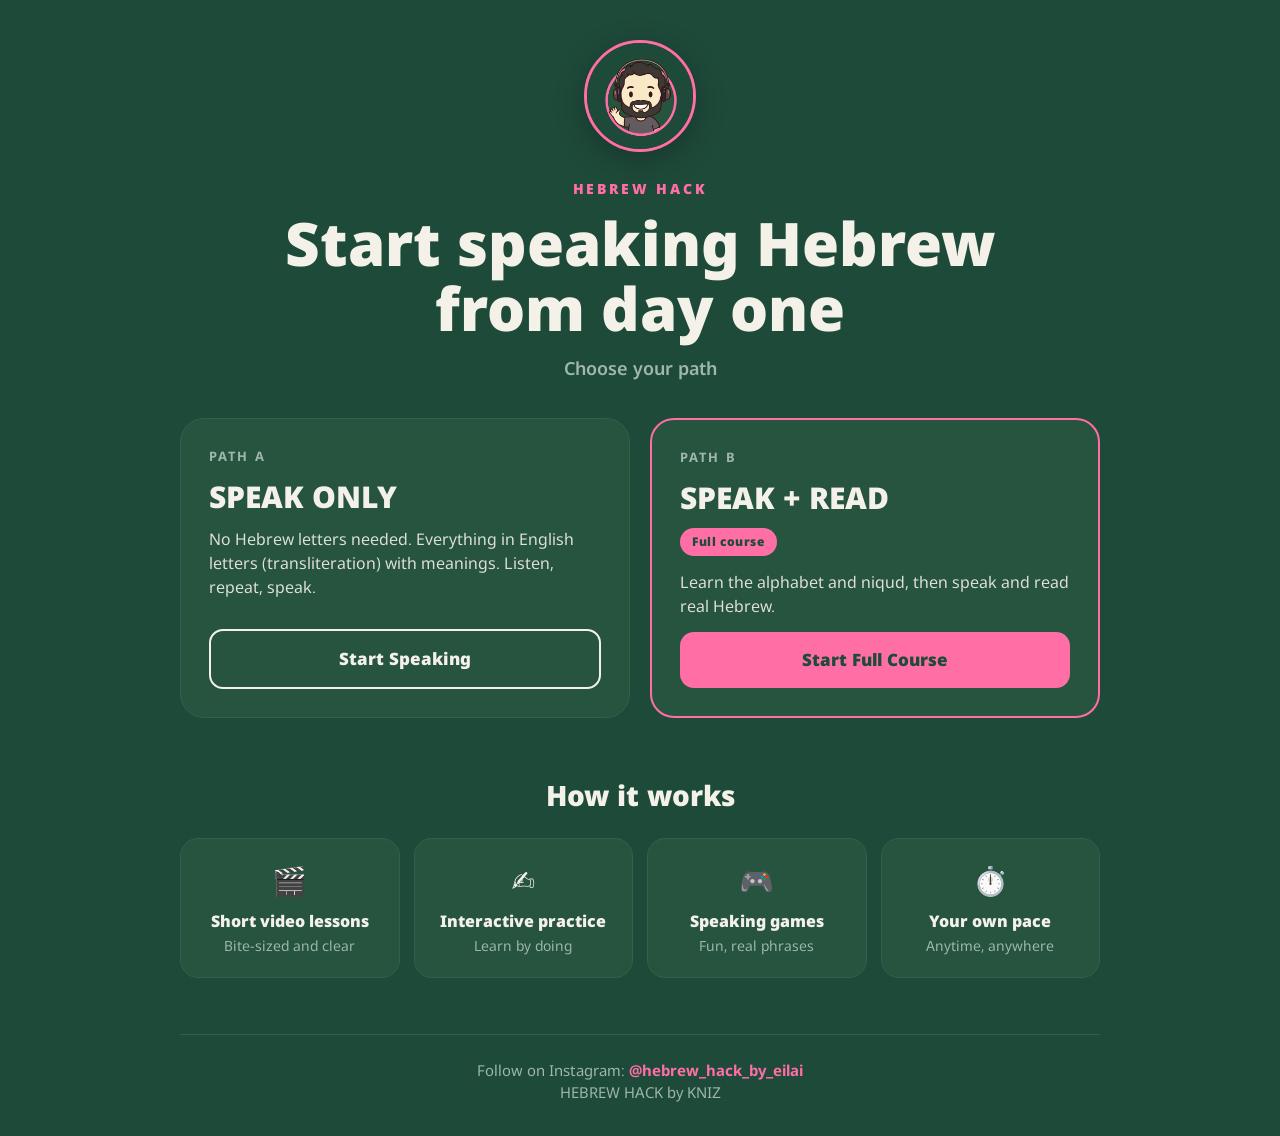
<file: landing/index.html>
<!DOCTYPE html>
<html lang="en"><head><meta charset="UTF-8"><meta name="viewport" content="width=device-width,initial-scale=1">
<title>HEBREW HACK by KNIZ</title>
<link href="https://fonts.googleapis.com/css2?family=Noto+Sans+Hebrew:wght@400;600;700;900&display=swap" rel="stylesheet">
<style>
*{box-sizing:border-box;margin:0;padding:0}
body{background:#1E4A3A;color:#F4F1E8;font-family:'Noto Sans Hebrew',system-ui,sans-serif;line-height:1.5}
.wrap{max-width:960px;margin:0 auto;padding:40px 20px 32px}
.hero{text-align:center}
.avatar{width:112px;height:112px;border-radius:50%;object-fit:cover;border:3px solid #FF6FA5;box-shadow:0 8px 30px rgba(0,0,0,.25)}
.kicker{margin-top:20px;color:#FF6FA5;font-weight:900;letter-spacing:.2em;font-size:14px}
h1{font-weight:900;font-size:clamp(34px,7vw,60px);line-height:1.08;margin:12px auto 0;max-width:720px}
.sub{color:#9FB7AD;font-size:18px;margin-top:14px;font-weight:600}
.cards{display:grid;gap:20px;margin-top:36px}
@media(min-width:760px){.cards{grid-template-columns:1fr 1fr}}
.card{background:#26543F;border:1px solid #33604C;border-radius:24px;padding:28px;display:flex;flex-direction:column;gap:14px;position:relative}
.card.feat{border:2px solid #FF6FA5}
.label{font-size:13px;color:#9FB7AD;font-weight:700;letter-spacing:.15em}
.card h2{font-weight:900;font-size:30px;line-height:1.1}
.badge{align-self:flex-start;background:#FF6FA5;color:#1E4A3A;font-weight:900;font-size:12px;padding:5px 12px;border-radius:999px;letter-spacing:.05em}
.card p{color:#F4F1E8;opacity:.9;flex:1}
.btn{display:block;text-align:center;text-decoration:none;font-weight:900;font-size:17px;padding:15px 20px;border-radius:14px;transition:transform .15s}
.btn:hover{transform:translateY(-2px)}
.btn.pink{background:#FF6FA5;color:#1E4A3A}
.btn.ghost{border:2px solid #F4F1E8;color:#F4F1E8}
.how{margin-top:56px}
.how h3{font-weight:900;font-size:28px;text-align:center}
.grid{display:grid;grid-template-columns:1fr 1fr;gap:14px;margin-top:22px}
@media(min-width:760px){.grid{grid-template-columns:repeat(4,1fr)}}
.item{background:#26543F;border:1px solid #33604C;border-radius:18px;padding:20px;text-align:center}
.icon{font-size:28px}.item b{display:block;margin-top:8px;font-weight:900}.item span{color:#9FB7AD;font-size:14px}
footer{margin-top:56px;padding-top:24px;border-top:1px solid #33604C;text-align:center;color:#9FB7AD;font-size:15px}
footer a{color:#FF6FA5;font-weight:700;text-decoration:none}
</style></head><body><div class="wrap">
<section class="hero">
<img class="avatar" src="avatar.png" alt="KNIZ">
<div class="kicker">HEBREW HACK</div>
<h1>Start speaking Hebrew from day one</h1>
<p class="sub">Choose your path</p>
</section>
<section class="cards">
<div class="card"><div class="label">PATH A</div><h2>SPEAK ONLY</h2>
<p>No Hebrew letters needed. Everything in English letters (transliteration) with meanings. Listen, repeat, speak.</p>
<a class="btn ghost" href="#" id="speak">Start Speaking</a></div>
<div class="card feat"><div class="label">PATH B</div><h2>SPEAK + READ</h2><span class="badge">Full course</span>
<p>Learn the alphabet and niqud, then speak and read real Hebrew.</p>
<a class="btn pink" href="#" id="read">Start Full Course</a></div>
</section>
<section class="how"><h3>How it works</h3><div class="grid">
<div class="item"><div class="icon">🎬</div><b>Short video lessons</b><span>Bite-sized and clear</span></div>
<div class="item"><div class="icon">✍️</div><b>Interactive practice</b><span>Learn by doing</span></div>
<div class="item"><div class="icon">🎮</div><b>Speaking games</b><span>Fun, real phrases</span></div>
<div class="item"><div class="icon">⏱️</div><b>Your own pace</b><span>Anytime, anywhere</span></div>
</div></section>
<footer>Follow on Instagram: <a href="https://instagram.com/hebrew_hack_by_eilai" target="_blank" rel="noopener">@hebrew_hack_by_eilai</a><br>HEBREW HACK by KNIZ</footer>
</div>
<script>/* Set your links here */var SPEAK_URL="#",READ_URL="#";document.getElementById('speak').href=SPEAK_URL;document.getElementById('read').href=READ_URL;</script>
</body></html>
</file>
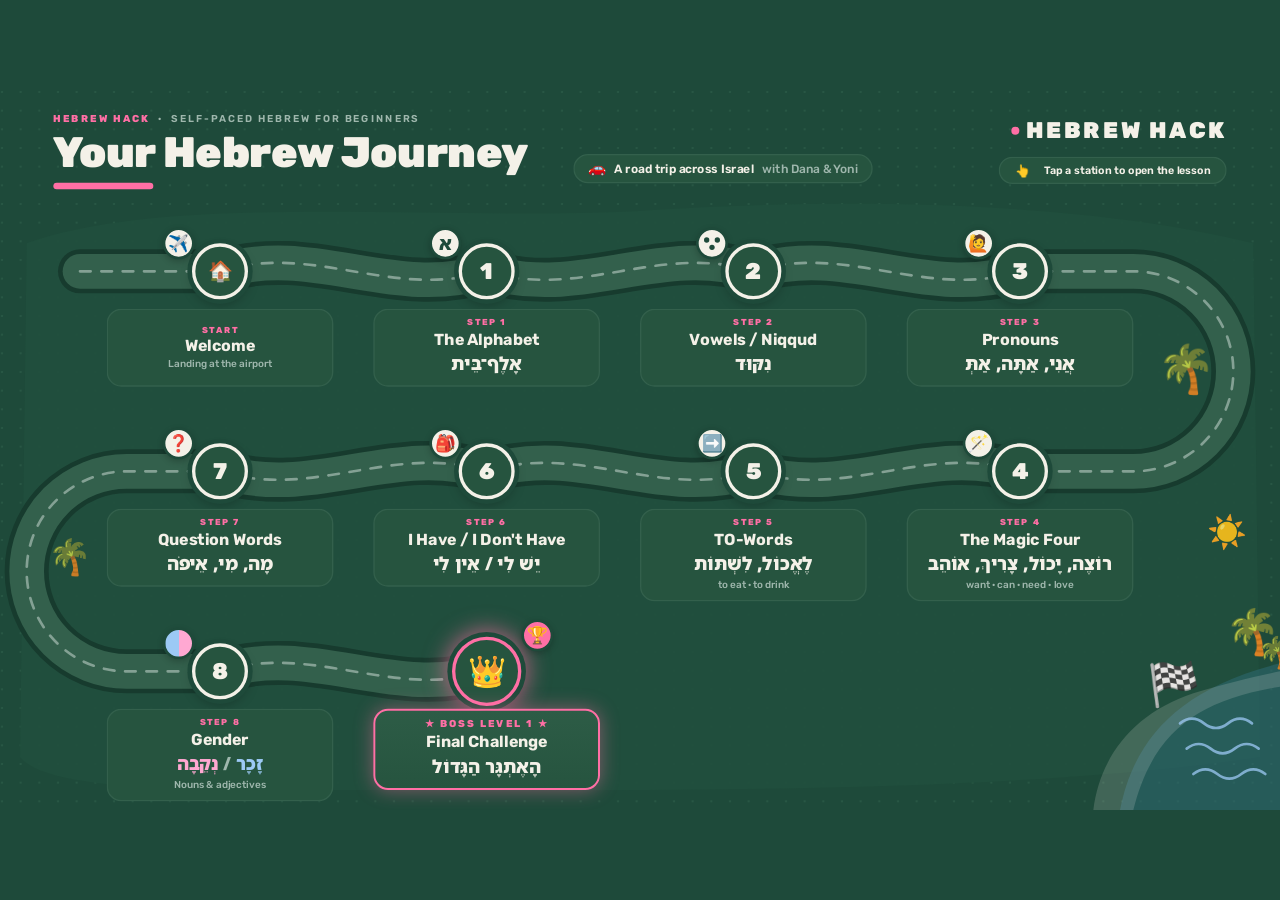
<file: map.html>
<!DOCTYPE html>
<html lang="en">
<head>
<meta charset="utf-8">
<title>HEBREW HACK · Your Hebrew Journey</title>
<meta name="viewport" content="width=device-width, initial-scale=1">
<style>
@font-face { font-family: "Noto Sans Hebrew"; src: url("fonts/NotoSansHebrew.ttf") format("truetype"); font-weight: 100 900; }
@font-face { font-family: "Rubik"; src: url("fonts/Rubik.ttf") format("truetype"); font-weight: 300 900; }
:root{
  --bg:#1E4A3A; --panel:#26543F; --divider:#33604C; --cream:#F4F1E8; --coral:#FF6FA5;
  --muted:#9FB7AD; --blue:#9CC9F5; --pink:#FFA8D2;
}
*{box-sizing:border-box;margin:0;padding:0}
html,body{width:100%;height:100%;margin:0;overflow:auto;background:var(--bg)}
#fit{position:fixed;inset:0;overflow:auto}
#fit>#stage{position:absolute;left:0;top:0;transform-origin:0 0}
body{background:var(--bg);font-family:"Rubik",sans-serif;color:var(--cream)}
body.pinonly{background:transparent}
#stage{position:relative;width:1920px;height:1080px;overflow:hidden;background:var(--bg)}
body.pinonly #stage{display:none}
.he{font-family:"Noto Sans Hebrew",sans-serif;font-weight:900;direction:rtl;unicode-bidi:isolate;display:block}
.emoji{font-family:"Noto Color Emoji",sans-serif;line-height:1}
svg.layer{position:absolute;left:0;top:0}

/* header */
.header{position:absolute;left:80px;top:34px}
.kicker{font-size:15px;font-weight:600;letter-spacing:3px;color:var(--muted);text-transform:uppercase}
.kicker b{color:var(--coral);font-weight:800}
.title{font-size:64px;font-weight:900;line-height:1.05;margin-top:8px;letter-spacing:-0.5px}
.pill-underline{width:150px;height:10px;border-radius:10px;background:var(--coral);margin-top:12px}
.wordmark{position:absolute;right:80px;top:40px;display:flex;align-items:center;gap:10px}
.wordmark .wm{font-size:34px;font-weight:900;letter-spacing:4px;color:var(--cream)}
.wordmark .dot{width:12px;height:12px;border-radius:50%;background:var(--coral)}
.chip{position:absolute;display:flex;align-items:center;gap:12px;background:var(--panel);border:2px solid var(--divider);
  border-radius:999px;padding:9px 20px;font-size:18px;font-weight:600;color:var(--cream);white-space:nowrap}
.chip .muted{color:var(--muted);font-weight:500}
.legend{position:absolute;right:80px;top:100px;display:flex;gap:22px;align-items:center;background:var(--panel);
  border:2px solid var(--divider);border-radius:999px;padding:9px 22px;font-size:16px;font-weight:600;color:var(--cream)}
.legend .li{display:flex;align-items:center;gap:8px}
.lg-dot{width:20px;height:20px;border-radius:50%}

/* stations */
.station{position:absolute;width:0;height:0;cursor:pointer;text-decoration:none;color:inherit}
.station .circle,.station .card{transition:transform .18s ease,box-shadow .18s ease,border-color .18s ease}
.station:hover .circle{transform:scale(1.08);box-shadow:0 0 0 7px var(--bg),0 0 26px 8px rgba(255,111,165,.55),0 8px 18px rgba(0,0,0,.25)}
.station.boss:hover .circle{transform:scale(1.06);box-shadow:0 0 0 7px var(--bg),0 0 40px 14px rgba(255,111,165,.75),0 8px 18px rgba(0,0,0,.25)}
.station:hover .card{transform:scale(1.03);border-color:var(--coral);box-shadow:0 0 18px rgba(255,111,165,.4)}
.station.boss:hover .card{box-shadow:0 0 32px rgba(255,111,165,.55)}
.ring{position:absolute;border-radius:50%;left:0;top:0;transform:translate(-50%,-50%)}
.circle{position:absolute;width:84px;height:84px;border-radius:50%;left:-42px;top:-42px;display:flex;align-items:center;justify-content:center;
  background:var(--panel);border:5px solid var(--cream);font-size:34px;font-weight:900;color:var(--cream);
  box-shadow:0 0 0 7px var(--bg), 0 8px 18px rgba(0,0,0,.25)}
.badge{position:absolute;width:48px;height:48px;border-radius:50%;left:-86px;top:-66px;display:flex;align-items:center;justify-content:center;
  background:var(--cream);border:4px solid var(--bg);font-size:25px;box-shadow:0 4px 10px rgba(0,0,0,.2)}
.badge .alef{font-family:"Noto Sans Hebrew";font-weight:900;font-size:27px;color:var(--bg);line-height:1;margin-top:-2px}
.badge.gender{background:linear-gradient(90deg,var(--blue) 0 50%,var(--pink) 50% 100%)}
.segol{position:relative;width:24px;height:22px}
.segol i{position:absolute;width:8px;height:8px;border-radius:50%;background:var(--bg)}
.card{position:absolute;left:-170px;top:56px;width:340px;background:var(--panel);border:2px solid var(--divider);border-radius:22px;
  padding:11px 14px 12px;text-align:center;min-height:117px;display:flex;flex-direction:column;justify-content:center}
.card .tag{font-size:13px;font-weight:800;letter-spacing:2.5px;color:var(--coral);text-transform:uppercase;line-height:1.2}
.card .en{font-size:24px;font-weight:700;line-height:1.2;color:var(--cream);margin-top:3px;white-space:nowrap}
.card .he{font-size:27px;line-height:1.55;color:var(--cream);margin-top:1px;white-space:nowrap}
.card .sub{font-size:15px;font-weight:500;color:var(--muted);line-height:1.3;margin-top:2px;white-space:nowrap}
.blue{color:var(--blue)} .pink{color:var(--pink)} .sep{color:var(--muted)}

/* states */
.done .circle{background:var(--coral);border-color:var(--coral);color:var(--bg)}
.done .card{border-color:rgba(255,111,165,.55)}
.locked .circle{background:var(--bg);border-color:var(--divider);color:var(--muted)}
.locked .card{background:rgba(38,84,63,.55);border-color:rgba(51,96,76,.8)}
.locked .card .en,.locked .card .he{color:var(--muted)}
.locked .card .tag{color:rgba(159,183,173,.8)}
.locked .card .he .blue,.locked .card .he .pink{opacity:.75}
.locked .badge{background:#C9D3CB;opacity:.7;filter:grayscale(.6)}
.blankcard{min-height:70px}
.lock{position:absolute;left:18px;top:14px;width:32px;height:32px;border-radius:50%;background:var(--divider);border:3px solid var(--bg);
  display:flex;align-items:center;justify-content:center}
.current .circle{border-color:var(--coral);background:var(--panel);color:var(--cream)}
.current .card{border-color:var(--coral)}

/* pin */
.pin{position:absolute;width:300px;height:124px}
.pin svg{position:absolute;left:12px;top:10px;overflow:visible;filter:drop-shadow(0 6px 8px rgba(0,0,0,.35))}
.pin .yah{position:absolute;left:86px;top:18px;background:var(--coral);color:var(--bg);font-weight:900;font-size:17px;letter-spacing:2px;
  padding:8px 16px 8px;border-radius:999px;white-space:nowrap;border:3px solid var(--cream);box-shadow:0 6px 12px rgba(0,0,0,.3)}
body.pinonly .pin{left:0;top:0}
.deco{position:absolute;line-height:1}
.pin.flip .yah{left:auto;right:298px}
/* boss */
.boss .circle{width:104px;height:104px;left:-52px;top:-52px;font-size:46px;border-color:var(--coral);
  box-shadow:0 0 0 7px var(--bg),0 0 34px 10px rgba(255,111,165,.65),0 8px 18px rgba(0,0,0,.25)}
.boss.done .circle{background:var(--coral)}
.boss.locked .circle{background:var(--panel);border-color:var(--coral);box-shadow:0 0 0 7px var(--bg),0 0 26px 6px rgba(255,111,165,.4)}
.boss .card{border:3px solid var(--coral);box-shadow:0 0 28px rgba(255,111,165,.45);background:linear-gradient(180deg,#2d5c46,var(--panel))}
.boss .card .tag{font-size:15px;letter-spacing:3px}
.boss.locked .card .tag{color:var(--coral)}
.boss .badge{background:var(--coral);left:52px;top:-78px}
.boss.locked .badge{background:var(--coral);opacity:.85;filter:none}
.boss .lock{left:26px;top:22px}
/* portrait (mobile) layout */
html:has(body.portrait),body.portrait{height:auto;overflow-x:hidden;overflow-y:auto}
body.portrait #fit{position:relative;inset:auto}
body.portrait .header{left:40px;top:96px}
body.portrait .title{font-size:58px}
body.portrait .wordmark{left:40px;right:auto;top:36px}
body.portrait .legend{left:40px;right:auto;top:268px;font-size:17px}
body.portrait .chip{display:none}
body.portrait .card .en{font-size:27px}
body.portrait .card .he{font-size:30px}
body.portrait .card .tag{font-size:15px}
body.portrait .card .sub{font-size:17px}
</style>
</head>
<body>
<div id="fit"><div id="stage"></div></div>
<script>
const MODE = new URLSearchParams(location.search).get('mode') || (new URLSearchParams(location.search).get('station') ? 'progress' : 'base');   // base | progress | pin
const _qs = new URLSearchParams(location.search);

// Hebrew strings (exact niqud, no '?' inside Hebrew)
const HE = {
  alefbet:'אָלֶף־בֵּית',
  niqud: 'נִקּוּד',
  pron:  'אֲנִי, אַתָּה, אַתְּ',
  magic: 'רוֹצֶה, יָכוֹל, צָרִיךְ, אוֹהֵב',
  have:  'יֵשׁ לִי / אֵין לִי',
  inf:   'לֶאֱכוֹל, לִשְׁתּוֹת',
  q:     'מָה, מִי, אֵיפֹה',
  zachar:'זָכָר', nekeva:'נְקֵבָה',
  boss:  'הָאֶתְגָּר הַגָּדוֹל'
};
const LAST = 9;
const LECTURE_BASE = 'https://yageledu.systeme.io/school/course/hebrew-hack/lecture/';
const LECTURE_IDS = [10644405,10644444,10644298,10644341,10644358,10652062,10708507,10754177,10835245,10691507];
const _st = parseInt(_qs.get('station')); const CURRENT = Math.min(LAST, Math.max(0, isNaN(_st)?6:_st));   // ?station=0..9 (0 = Welcome, pin on step 1)
const PORTRAIT = window.innerWidth < window.innerHeight;
const W = PORTRAIT ? 800 : 1920, H = PORTRAIT ? 2200 : 1080;
// Station grid: serpentine. Landscape 4 per row x 3 rows; portrait 2 per row x 5 rows
const COLS = PORTRAIT ? [210, 590] : [330, 730, 1130, 1530];
const ROWS = PORTRAIT ? [440, 820, 1200, 1580, 1960] : [272, 572, 872];
const STATIONS = [
  {tag:'Start',  en:'Welcome',            sub:'Landing at the airport', icon:'✈️'},
  {tag:'Step 1', en:'The Alphabet',       he:HE.alefbet, icon:'ALEF'},
  {tag:'Step 2', en:'Vowels / Niqqud',    he:HE.niqud,  icon:'SEGOL'},
  {tag:'Step 3', en:'Pronouns',           he:HE.pron,   icon:'🙋'},
  {tag:'Step 4', en:'The Magic Four',     he:HE.magic,  sub:'want · can · need · love', icon:'🪄'},
  {tag:'Step 5', en:'TO-Words',           he:HE.inf,    sub:'to eat · to drink', icon:'➡️'},
  {tag:'Step 6', en:"I Have / I Don't Have", he:HE.have, icon:'🎒'},
  {tag:'Step 7', en:'Question Words',     he:HE.q,      icon:'❓'},
  {tag:'Step 8', en:'Gender',             heHTML:`<span class="blue">${HE.zachar}</span> <span class="sep">/</span> <span class="pink">${HE.nekeva}</span>`, sub:'Nouns &amp; adjectives', icon:'GENDER'},
  {tag:'★ Boss Level 1 ★', en:'Final Challenge', he:HE.boss, icon:'🏆', boss:true},
];
const NC = COLS.length;
STATIONS.forEach((s,i)=>{
  const row = Math.floor(i/NC), col = i%NC;
  s.n = i; s.x = row%2===1 ? COLS[NC-1-col] : COLS[col]; s.y = ROWS[row];
});
const RX = COLS, RY = ROWS;
const stage = document.getElementById('stage');
const NS='http://www.w3.org/2000/svg';
function el(tag, attrs={}, parent){ const e=document.createElementNS(NS,tag); for(const k in attrs) e.setAttribute(k,attrs[k]); if(parent) parent.appendChild(e); return e; }
function h(html){ const d=document.createElement('div'); d.innerHTML=html.trim(); return d.firstChild; }

// segment path from station i to i+1
function segPath(i){
  const a=STATIONS[i], b=STATIONS[i+1];
  if (PORTRAIT){
    if (a.y===b.y) return `M ${a.x} ${a.y} C ${a.x+120} ${a.y-40}, ${b.x-120} ${b.y+40}, ${b.x} ${b.y}`;
    const ex = a.x>W/2 ? W-8 : 8;
    return `M ${a.x} ${a.y} C ${ex} ${a.y}, ${ex} ${b.y}, ${b.x} ${b.y}`;
  }
  if (a.y===b.y){
    const dx=b.x-a.x, w = (i%2? 44:-44);
    return `M ${a.x} ${a.y} C ${a.x+dx*0.35} ${a.y+w}, ${b.x-dx*0.35} ${b.y-w}, ${b.x} ${b.y}`;
  }
  const r=(b.y-a.y)/2;
  if (a.x>960){ const tx=1700; return `M ${a.x} ${a.y} L ${tx} ${a.y} A ${r} ${r} 0 0 1 ${tx} ${b.y} L ${b.x} ${b.y}`; }
  const tx=190; return `M ${a.x} ${a.y} L ${tx} ${a.y} A ${r} ${r} 0 0 0 ${tx} ${b.y} L ${b.x} ${b.y}`;
}

function buildMap(){
  const svg = el('svg',{class:'layer',width:W,height:H,viewBox:`0 0 ${W} ${H}`}); stage.appendChild(svg);
  // soft "land" blobs + dotted texture
  const defs=el('defs',{},svg);
  const pat=el('pattern',{id:'dots',width:28,height:28,patternUnits:'userSpaceOnUse'},defs);
  el('circle',{cx:3,cy:3,r:1.6,fill:'#2A5A46'},pat);
  el('rect',{x:0,y:0,width:W,height:H,fill:'url(#dots)'},svg);
  if(!PORTRAIT){
  el('path',{d:'M 40 230 C 260 150 700 200 980 180 C 1300 160 1640 170 1880 230 L 1890 1000 C 1500 1060 900 1050 400 1050 C 200 1050 60 1040 30 1000 Z',fill:'#214F3D',opacity:.9},svg);
  // Mediterranean-style waves at the beach (bottom right)
  const sea=el('g',{},svg);
  el('path',{d:'M 1680 1080 C 1700 980 1760 900 1920 860 L 1920 1080 Z',fill:'#2E6A73',opacity:.55},sea);
  el('path',{d:'M 1640 1080 C 1650 1000 1700 935 1790 905 C 1840 890 1880 880 1920 872 L 1920 895 C 1800 915 1730 960 1700 1080 Z',fill:'#F4F1E8',opacity:.16},sea);
  for(let k=0;k<3;k++){
    const y=950+k*38, x0=1770+k*10;
    el('path',{d:`M ${x0} ${y} q 18 -14 36 0 t 36 0 t 36 0`,fill:'none',stroke:'#9CC9F5','stroke-width':4,'stroke-linecap':'round',opacity:.75},sea);
  }
  }
  // road
  const roadG=el('g',{},svg);
  const full = [];
  full.push(PORTRAIT ? `M ${STATIONS[0].x} ${RY[0]-90} L ${STATIONS[0].x} ${RY[0]}` : `M 120 ${RY[0]} L ${STATIONS[0].x} ${RY[0]}`);
  for(let i=0;i<STATIONS.length-1;i++) full.push(segPath(i));
  full.forEach(d=>el('path',{d,fill:'none',stroke:'#173B2E','stroke-width':66,'stroke-linecap':'round','stroke-linejoin':'round'},roadG));
  full.forEach(d=>el('path',{d,fill:'none',stroke:'#33604C','stroke-width':52,'stroke-linecap':'round','stroke-linejoin':'round'},roadG));
  full.forEach((d,idx)=>{
    // idx 0 = lead-in, idx k = segment into station k
    const segDone = MODE==='progress' && idx>=1 && idx <= CURRENT;
    const leadDone = MODE==='progress' && idx===0;
    if (segDone || leadDone) el('path',{d,fill:'none',stroke:'#FF6FA5','stroke-width':8,'stroke-linecap':'round'},roadG);
    else el('path',{d,fill:'none',stroke:'#9FB7AD','stroke-width':4,'stroke-dasharray':'16 16','stroke-linecap':'round',opacity:(MODE==='progress'?.45:.75)},roadG);
  });

  // decorations
  const deco=(html,x,y,size,op=1)=>{ const d=h(`<div class="deco emoji" style="left:${x}px;top:${y}px;font-size:${size}px;opacity:${op}">${html}</div>`); stage.appendChild(d); return d; };
  if(!PORTRAIT){
  deco('🌴',1736,384,70,.95);
  deco('🌴',1838,780,66);
  deco('🌴',1885,820,46,.9);
  deco('☀️',1810,640,48,.9);
  deco('🌴',72,676,52,.9);
  deco('🏁',1720,860,64,.95);
  }


  // header
  stage.appendChild(h(`<div class="header">
      <div class="kicker"><b>HEBREW HACK</b> &nbsp;·&nbsp; Self-paced Hebrew for beginners</div>
      <div class="title">Your Hebrew Journey</div>
      <div class="pill-underline"></div>
    </div>`));
  stage.appendChild(h(`<div class="wordmark"><div class="dot"></div><div class="wm">HEBREW HACK</div></div>`));
  stage.appendChild(h(`<div class="chip" style="left:860px;top:96px"><span class="emoji" style="font-size:22px">🚗</span> A road trip across Israel <span class="muted">with Dana &amp; Yoni</span></div>`));
  if (MODE==='progress'){
    stage.appendChild(h(`<div class="legend">
      <div class="li"><div class="lg-dot" style="background:#FF6FA5"></div>Completed</div>
      <div class="li"><div class="lg-dot" style="background:#26543F;border:3px solid #FF6FA5;box-shadow:0 0 0 4px rgba(255,111,165,.3)"></div>You are here</div>
      <div class="li"><div class="lg-dot" style="background:#1E4A3A;border:3px solid #33604C"></div>Locked</div></div>`));
  } else {
    stage.appendChild(h(`<div class="legend"><span class="emoji" style="font-size:18px">👆</span> Tap a station to open the lesson</div>`));
  }

  // stations
  STATIONS.forEach(s=>{
    let state='neutral';
    if (MODE==='progress') state = s.n<CURRENT ? 'done' : (s.n===CURRENT ? 'current' : 'locked');
    const href = LECTURE_BASE + LECTURE_IDS[s.n];
    const st=h(`<a class="station ${state}${s.boss?' boss':''}" id="st${s.n}" href="${href}" target="_top" rel="noopener" style="left:${s.x}px;top:${s.y}px"></a>`);
    if (state==='current'){
      [[150,.10],[124,.18],[102,.32]].forEach(([d,o])=>st.appendChild(h(`<div class="ring" style="width:${d}px;height:${d}px;background:rgba(255,111,165,${o})"></div>`)));
      st.appendChild(h(`<div class="ring" style="width:124px;height:124px;border:3px solid rgba(255,111,165,.55)"></div>`));
    }
    const check = `<svg width="40" height="40" viewBox="0 0 40 40"><path d="M9 21 L17 29 L32 12" fill="none" stroke="#1E4A3A" stroke-width="6" stroke-linecap="round" stroke-linejoin="round"/></svg>`;
    st.appendChild(h(`<div class="circle">${state==='done'?check:(s.boss?'<span class="emoji">👑</span>':(s.n||'<span class="emoji" style="font-size:30px">🏠</span>'))}</div>`));
    let icon;
    if (s.icon==='ALEF') icon=`<span class="alef">א</span>`;
    else if (s.icon==='SEGOL') icon=`<div class="segol"><i style="left:0;top:2px"></i><i style="left:16px;top:2px"></i><i style="left:8px;top:13px"></i></div>`;
    else if (s.icon==='GENDER') icon=``;
    else icon=`<span class="emoji">${s.icon}</span>`;
    if (!s.blank) st.appendChild(h(`<div class="badge ${s.icon==='GENDER'?'gender':''}">${icon}</div>`));
    if (state==='locked') st.appendChild(h(`<div class="lock"><svg width="16" height="18" viewBox="0 0 16 18"><path d="M4 8 V5.5 a4 4 0 0 1 8 0 V8" fill="none" stroke="#9FB7AD" stroke-width="2.4"/><rect x="1.5" y="8" width="13" height="9" rx="2.5" fill="#9FB7AD"/></svg></div>`));
    const heLine = s.heHTML ? `<span class="he">${s.heHTML}</span>` : (s.he ? `<span class="he">${s.he}</span>` : '');
    const subLine = s.sub ? `<div class="sub">${s.sub}</div>` : '';
    if (s.blank) { st.appendChild(h(`<div class="card blankcard"></div>`)); stage.appendChild(st); return; }
    st.appendChild(h(`<div class="card"><div class="tag">${s.tag}</div><div class="en">${s.en}</div>${heLine}${subLine}</div>`));
    stage.appendChild(st);
  });
  if (MODE==='progress'){ const s=STATIONS[CURRENT]; const p=makePin(s.x, s.y-(s.boss?10:0)); if(s.x+270>W) p.classList.add('flip'); stage.appendChild(p); }
}

// Pin: tip is at (44, 108) inside its 300x110 box  -> placed so tip sits at (cx, cy-22)
const PIN_TIP = {x:44, y:108};
function makePin(cx, cy){
  const p=h(`<div class="pin" id="pin">
    <svg width="64" height="100" viewBox="0 0 64 100">
      <path d="M32 98 C 32 98 0 58 0 32 A 32 32 0 1 1 64 32 C 64 58 32 98 32 98 Z" fill="#FF6FA5" stroke="#F4F1E8" stroke-width="4" stroke-linejoin="round"/>
      <circle cx="32" cy="32" r="14" fill="#F4F1E8"/><circle cx="32" cy="32" r="6.5" fill="#FF6FA5"/>
    </svg>
    <div class="yah">YOU ARE HERE</div></div>`);
  if (cx!==undefined){ p.style.left=(cx-PIN_TIP.x)+'px'; p.style.top=(cy-22-PIN_TIP.y)+'px'; }
  return p;
}

if (MODE==='pin'){ document.body.classList.add('pinonly'); document.body.appendChild(makePin()); }
else buildMap();
window.STATIONS=STATIONS;
</script>
<script>
(function(){var st=document.getElementById('stage');st.style.width=W+'px';st.style.height=H+'px';
if(PORTRAIT&&MODE!=='pin')document.body.classList.add('portrait');
function fit(){var w=window.innerWidth,h=window.innerHeight;
if((w<h)!==PORTRAIT){location.reload();return;}
if(PORTRAIT){var s=w/W;document.getElementById('fit').style.height=(H*s)+'px';st.style.transform='scale('+s+')';return;}
var s=Math.min(w/1920,h/1080);
st.style.transform='translate('+((w-1920*s)/2)+'px,'+((h-1080*s)/2)+'px) scale('+s+')';}
window.addEventListener('resize',fit);window.addEventListener('load',fit);fit();})();
</script>
</body>
</html>
</file>
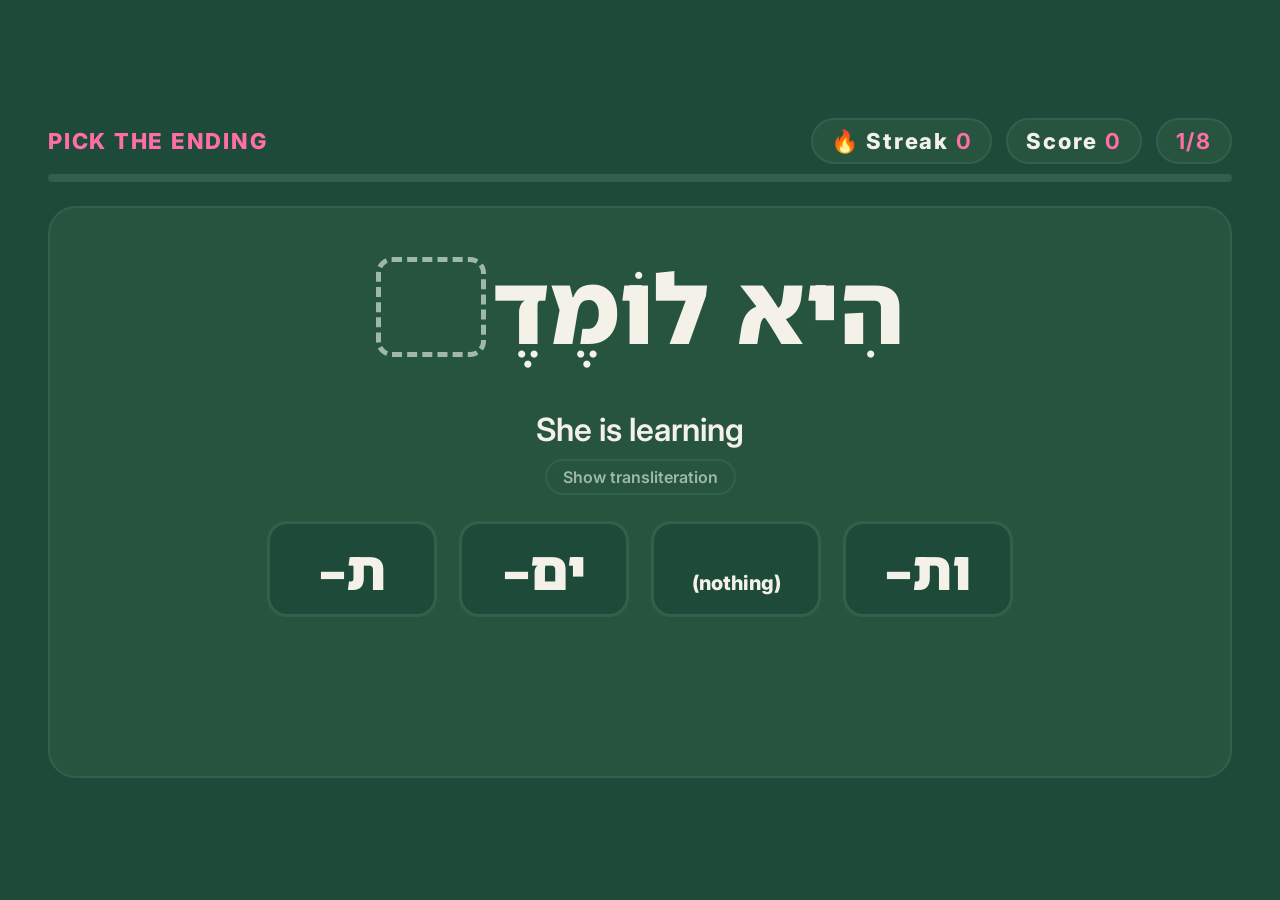
<file: pick-ending.html>
<!DOCTYPE html><html lang="en"><head><meta charset="utf-8"><meta name="viewport" content="width=device-width,initial-scale=1">
<title>PICK THE ENDING</title>
<link rel="preconnect" href="https://fonts.googleapis.com"><link rel="preconnect" href="https://fonts.gstatic.com" crossorigin>
<link href="https://fonts.googleapis.com/css2?family=Inter:wght@400;600;800;900&family=Noto+Sans+Hebrew:wght@900&display=swap" rel="stylesheet">
<style>
:root{--bg:#1E4A3A;--card:#26543F;--div:#33604C;--cream:#F4F1E8;--coral:#FF6FA5;--muted:#9FB7AD;--m:#9CC9F5;--f:#FFA8D2;--err:#FF5A5F}
*{box-sizing:border-box;margin:0;padding:0}
html,body{width:100%;height:100%;background:var(--bg);color:var(--cream);font-family:Inter,sans-serif;overflow:hidden}
#wrap{position:absolute;inset:0;display:flex;align-items:center;justify-content:center}
#stage{width:1280px;height:720px;position:relative;transform-origin:center center;flex:none}
.top{position:absolute;top:28px;left:48px;right:48px;display:flex;justify-content:space-between;align-items:center;font-weight:800;font-size:22px;letter-spacing:.08em}
.title{color:var(--coral)}
.stats{display:flex;gap:14px}
.pill{background:var(--card);border:2px solid var(--div);border-radius:999px;padding:8px 18px}
.pill b{color:var(--coral)}
.bar{position:absolute;top:84px;left:48px;right:48px;height:8px;background:var(--div);border-radius:8px;overflow:hidden}
.bar i{display:block;height:100%;background:var(--coral);width:0;transition:width .4s}
.card{position:absolute;top:116px;left:48px;right:48px;bottom:32px;background:var(--card);border:2px solid var(--div);border-radius:28px;display:flex;flex-direction:column;align-items:center;padding:30px 40px}
.he{font-family:'Noto Sans Hebrew',sans-serif;font-weight:900;font-size:96px;line-height:1.35;direction:rtl;display:flex;align-items:center;gap:28px;margin-top:4px}
.word{display:inline-flex;align-items:center;direction:rtl}
.slot{display:inline-block;width:110px;height:100px;border:5px dashed var(--muted);border-radius:16px;margin-right:6px}
.end.m{color:var(--m)}.end.f{color:var(--f)}
.pop{animation:pop .5s}
@keyframes pop{0%{transform:scale(.4)}60%{transform:scale(1.25)}100%{transform:scale(1)}}
.tr{font-size:26px;font-weight:800;color:var(--coral);letter-spacing:.12em;min-height:34px;visibility:hidden}
.tr.on{visibility:visible}
.en{font-size:32px;font-weight:600;margin-top:4px}
.tog{margin-top:10px;background:none;border:2px solid var(--div);color:var(--muted);font:600 16px Inter;border-radius:999px;padding:6px 16px;cursor:pointer}
.btns{display:flex;gap:22px;margin-top:26px;direction:ltr}
.opt{width:170px;height:96px;border-radius:20px;border:3px solid var(--div);background:var(--bg);color:var(--cream);font-family:'Noto Sans Hebrew',Inter,sans-serif;font-weight:900;font-size:54px;cursor:pointer;transition:transform .1s}
.opt small{font:800 20px Inter}
.opt:hover{transform:translateY(-3px);border-color:var(--muted)}
.opt.bad{background:var(--err);border-color:var(--err);animation:shake .45s}
.opt:disabled{opacity:.45;cursor:default;transform:none}
.opt.good{opacity:1;border-color:var(--cream)}
@keyframes shake{20%,60%{transform:translateX(-10px)}40%,80%{transform:translateX(10px)}}
.fb{height:44px;margin-top:18px;font-size:30px;font-weight:800}
.fb.ok{color:var(--coral)}.fb.no{color:var(--err)}
.next{position:absolute;bottom:26px;right:40px;height:60px;padding:0 44px;border:none;border-radius:16px;background:var(--coral);color:#1E4A3A;font:900 26px Inter;cursor:pointer;display:none}
.final{justify-content:center;gap:22px;text-align:center}
.final h1{font-size:76px;font-weight:900;color:var(--coral)}
.final p{font-size:32px;font-weight:600}
.final .big{font-size:110px;font-weight:900}
canvas{position:absolute;inset:0;pointer-events:none}
</style></head><body><div id="wrap"><div id="stage">
<div class="top"><div class="title">PICK THE ENDING</div><div class="stats"><div class="pill">🔥 Streak <b id="streak">0</b></div><div class="pill">Score <b id="score">0</b></div><div class="pill"><b id="prog">1/8</b></div></div></div>
<div class="bar"><i id="bar"></i></div>
<div class="card" id="card"></div><canvas id="cv" width="1280" height="720"></canvas></div></div>
<script>
// pre: full word minus colored ending part (split after combining marks, so niqud stays intact)
const Q=[
{pr:'הִיא',stem:'לוֹמֶדֶ',pre:'לוֹמֶדֶ',end:'ת',k:'t',g:'f',tr:'hi LO-ME-DET',en:'She is learning'},
{pr:'הֵם',stem:'רוֹקְד',pre:'רוֹקְדִ',end:'ים',k:'im',g:'m',tr:'hem ROK-DIM',en:'They (men/mix) dance'},
{pr:'הֵן',stem:'עוֹבְד',pre:'עוֹבְד',end:'וֹת',k:'ot',g:'f',tr:'hen OV-DOT',en:'They (women) work'},
{pr:'הוּא',stem:'כּוֹתֵב',pre:'',end:'כּוֹתֵב',k:'0',g:'m',tr:'hu KO-TEV',en:'He writes'},
{pr:'אַתְּ',stem:'אוֹכֶלֶ',pre:'אוֹכֶלֶ',end:'ת',k:'t',g:'f',tr:'at O-KHE-LET',en:'You (woman) eat'},
{pr:'אֲנַחְנוּ',stem:'זוֹכְר',pre:'זוֹכְרִ',end:'ים',k:'im',g:'m',tr:'a-NAKH-nu ZOKH-RIM',en:'We (men/mix) remember'},
{pr:'הֵן',stem:'חוֹשְׁב',pre:'חוֹשְׁב',end:'וֹת',k:'ot',g:'f',tr:'hen KHOSH-VOT',en:'They (women) think'},
{pr:'הִיא',stem:'סוֹגֶרֶ',pre:'סוֹגֶרֶ',end:'ת',k:'t',g:'f',tr:'hi SO-GE-RET',en:'She closes'}];
const OPTS=[{k:'t',h:'–ת'},{k:'im',h:'–ים'},{k:'ot',h:'–ות'},{k:'0',h:'<small>(nothing)</small>'}];
let i=0,score=0,streak=0,miss=false,showTr=false,A;
const $=id=>document.getElementById(id),card=$('card');
function fit(){const s=Math.min(innerWidth/1280,innerHeight/720);$('stage').style.transform='scale('+s+')'}
addEventListener('resize',fit);fit();
function ac(){if(!A)A=new (window.AudioContext||window.webkitAudioContext)();if(A.state=='suspended')A.resume();return A}
function tone(f,t,d,type,v){const a=ac(),o=a.createOscillator(),g=a.createGain();o.type=type;o.frequency.setValueAtTime(f,a.currentTime+t);g.gain.setValueAtTime(0,a.currentTime+t);g.gain.linearRampToValueAtTime(v,a.currentTime+t+.02);g.gain.exponentialRampToValueAtTime(.001,a.currentTime+t+d);o.connect(g).connect(a.destination);o.start(a.currentTime+t);o.stop(a.currentTime+t+d+.05)}
function chime(){try{[523,659,784,1047].forEach((f,n)=>tone(f,n*.09,.5,'triangle',.25))}catch(e){}}
function buzz(){try{tone(140,0,.3,'sawtooth',.18);tone(110,.12,.3,'square',.1)}catch(e){}}
function shuffle(a){a=a.slice();for(let j=a.length-1;j>0;j--){const r=Math.random()*(j+1)|0;[a[j],a[r]]=[a[r],a[j]]}return a}
function upd(){$('score').textContent=score;$('streak').textContent=streak;$('prog').textContent=Math.min(i+1,8)+'/8';$('bar').style.width=(i/8*100)+'%'}
function show(){const q=Q[i];miss=false;upd();
card.className='card';card.innerHTML=`<div class="he"><span>${q.pr}</span><span class="word" id="w"><span>${q.stem}</span><span class="slot"></span></span></div>
<div class="tr ${showTr?'on':''}" id="tr">${q.tr}</div><div class="en">${q.en}</div>
<button class="tog" id="tog">${showTr?'Hide':'Show'} transliteration</button>
<div class="btns">${shuffle(OPTS).map(o=>`<button class="opt" data-k="${o.k}">${o.h}</button>`).join('')}</div>
<div class="fb" id="fb"></div><button class="next" id="next">Next →</button>`;
$('tog').onclick=()=>{showTr=!showTr;$('tr').classList.toggle('on',showTr);$('tog').textContent=(showTr?'Hide':'Show')+' transliteration'};
card.querySelectorAll('.opt').forEach(b=>b.onclick=()=>pick(b));$('next').onclick=()=>{i++;i<8?show():fin()}}
function pick(b){const q=Q[i],fb=$('fb');
if(b.dataset.k===q.k){if(!miss){score++;streak++}else streak=0;
$('w').innerHTML=`<span>${q.pre}</span><span class="end ${q.g} pop">${q.end}</span>`;
card.querySelectorAll('.opt').forEach(x=>{x.disabled=true});b.classList.add('good');
fb.className='fb ok';fb.textContent=miss?'✓ Got it!':(streak>1?`✓ Correct! ${streak} in a row!`:'✓ Correct!');
$('next').style.display='block';$('next').textContent=i==7?'Finish →':'Next →';chime();confetti();i++;upd();i--;}
else{miss=true;streak=0;upd();b.classList.remove('bad');void b.offsetWidth;b.classList.add('bad');b.disabled=true;fb.className='fb no';fb.textContent='✗ Try again';buzz()}}
function fin(){$('bar').style.width='100%';$('prog').textContent='8/8';card.className='card final';
card.innerHTML=`<h1>LEVEL UP!<br><span style="font-size:48px;color:#F4F1E8">You know the pattern!</span></h1><div class="big">${score}/8</div><p>${score==8?'Perfect score!':'correct on the first try'}</p><button class="next" style="display:block;position:static" id="again">Play again ↺</button>`;
$('again').onclick=()=>{i=0;score=0;streak=0;show()};if(score>=5){chime();confetti()}}
const cv=$('cv'),cx=cv.getContext('2d');let P=[];
function confetti(){const c=['#FF6FA5','#9CC9F5','#FFA8D2','#F4F1E8','#FFD166'];for(let n=0;n<140;n++)P.push({x:640,y:300,vx:(Math.random()-.5)*22,vy:-Math.random()*16-4,r:Math.random()*6.28,s:6+Math.random()*8,c:c[n%5],l:90+Math.random()*40});if(P.length<=140)loop()}
function loop(){cx.clearRect(0,0,1280,720);P=P.filter(p=>p.l-->0);P.forEach(p=>{p.vy+=.5;p.vx*=.98;p.x+=p.vx;p.y+=p.vy;p.r+=.2;cx.save();cx.translate(p.x,p.y);cx.rotate(p.r);cx.fillStyle=p.c;cx.fillRect(-p.s/2,-p.s/4,p.s,p.s/2);cx.restore()});if(P.length)requestAnimationFrame(loop)}
show();
</script></body></html>
</file>
